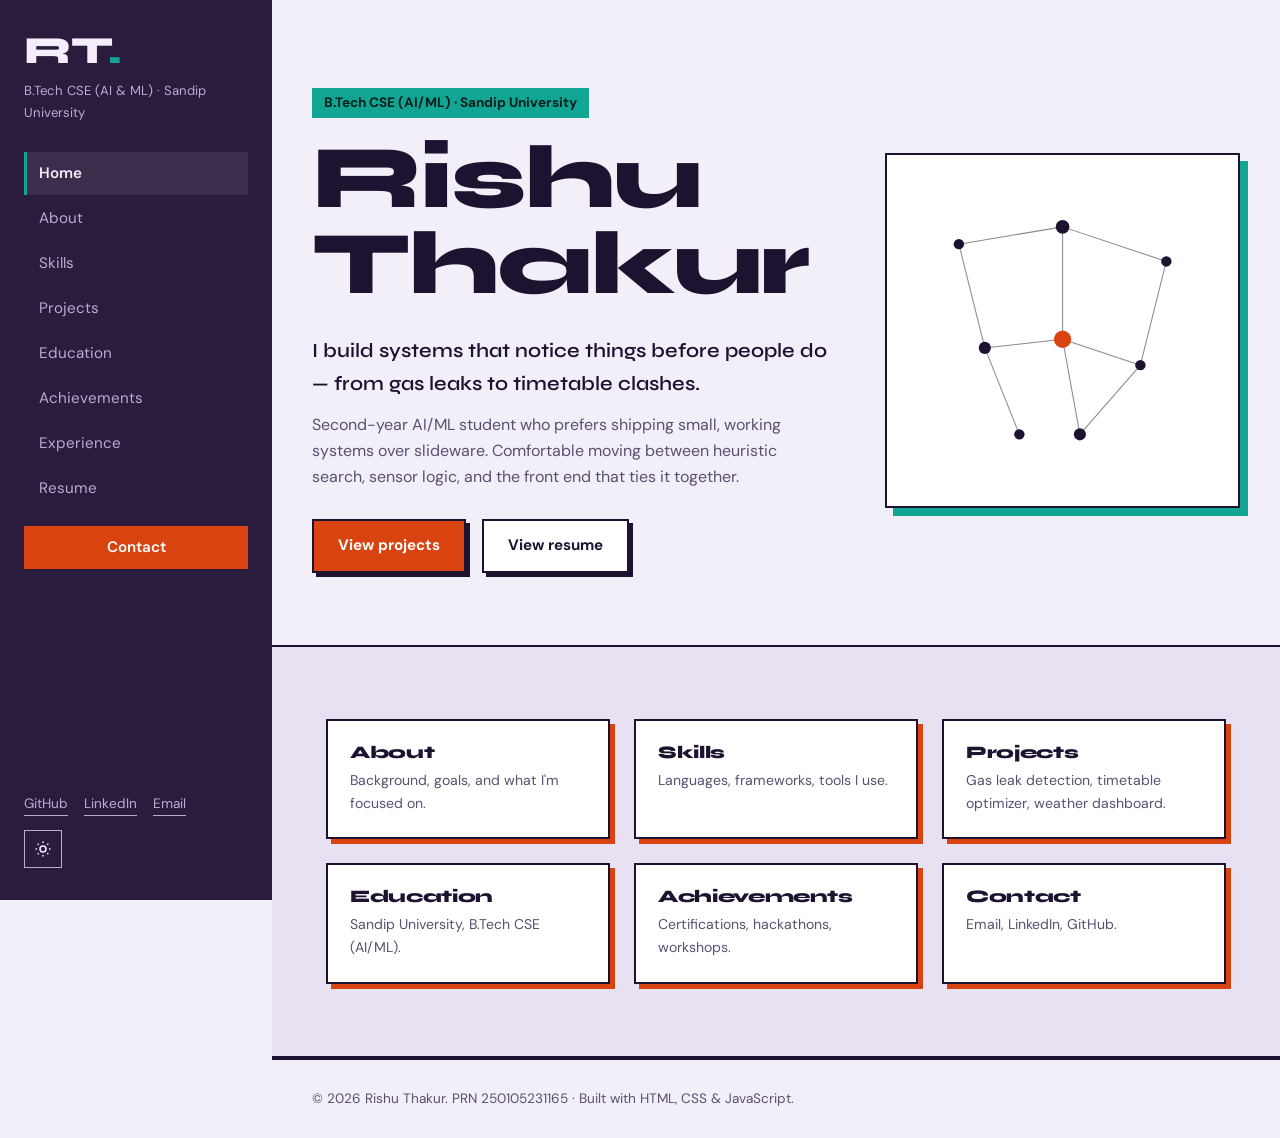
<file: index.html>
<!DOCTYPE html>
<html lang="en">
<head>
<meta charset="UTF-8">
<meta name="viewport" content="width=device-width, initial-scale=1.0">
<title>Home — Rishu Thakur</title>
<meta name="description" content="Rishu Thakur — B.Tech CSE (AI/ML) student at Sandip University. Projects, skills and profile.">
<link rel="preconnect" href="https://fonts.googleapis.com">
<link rel="preconnect" href="https://fonts.gstatic.com" crossorigin>
<link href="https://fonts.googleapis.com/css2?family=Syne:wght@700;800&family=DM+Sans:wght@400;500;700&display=swap" rel="stylesheet">
<link rel="stylesheet" href="style.css">
</head>
<body>

<div class="noise-bg" aria-hidden="true"></div>
<header class="nav-wrap">
  <nav class="nav" aria-label="Primary">
    <a href="index.html" class="nav-brand">RT<span class="dot">.</span></a>
    <span class="brand-sub">B.Tech CSE (AI &amp; ML) · Sandip University</span>
    <button class="nav-toggle" id="navToggle" aria-label="Toggle menu" aria-expanded="false">
      <span></span><span></span><span></span>
    </button>
    <ul class="nav-links" id="navLinks">
      <li><a href="index.html" class="is-current">Home</a></li>
      <li><a href="about.html">About</a></li>
      <li><a href="skills.html">Skills</a></li>
      <li><a href="projects.html">Projects</a></li>
      <li><a href="education.html">Education</a></li>
      <li><a href="achievements.html">Achievements</a></li>
      <li><a href="experience.html">Experience</a></li>
      <li><a href="resume.html">Resume</a></li>
      <li><a href="contact.html" class="nav-cta">Contact</a></li>
    </ul>
    <div class="side-links"><a href="https://github.com/rishuthakur13" target="_blank" rel="noopener">GitHub</a><a href="https://www.linkedin.com/in/rishu-thakur-3899b743a" target="_blank" rel="noopener">LinkedIn</a><a href="mailto:travindra710@gmail.com">Email</a></div>
    <button class="theme-toggle" id="themeToggle" aria-label="Toggle dark mode">
      <svg class="icon-sun" width="18" height="18" viewBox="0 0 24 24" fill="none" stroke="currentColor" stroke-width="2"><circle cx="12" cy="12" r="4"/><path d="M12 2v2M12 20v2M4.9 4.9l1.4 1.4M17.7 17.7l1.4 1.4M2 12h2M20 12h2M4.9 19.1l1.4-1.4M17.7 6.3l1.4-1.4"/></svg>
      <svg class="icon-moon" width="18" height="18" viewBox="0 0 24 24" fill="none" stroke="currentColor" stroke-width="2"><path d="M21 12.8A9 9 0 1111.2 3 7 7 0 0021 12.8z"/></svg>
    </button>
  </nav>
</header>

<main>
  <section id="home" class="hero">
    <div class="hero-grid">
      <div class="hero-text">
        <p class="eyebrow">B.Tech CSE (AI/ML) · Sandip University</p>
        <h1>Rishu Thakur</h1>
        <p class="hero-tag">I build systems that notice things before people do — from gas leaks to timetable clashes.</p>
        <p class="hero-desc">Second-year AI/ML student who prefers shipping small, working systems over slideware. Comfortable moving between heuristic search, sensor logic, and the front end that ties it together.</p>
        <div class="hero-cta">
          <a href="projects.html" class="btn btn-primary">View projects</a>
          <a href="resume.html" class="btn btn-ghost">View resume</a>
        </div>
      </div>
      <div class="hero-visual" aria-hidden="true">
        <svg viewBox="0 0 360 360" class="node-graph">
          <g class="edges" stroke="currentColor" stroke-width="1.2" fill="none" opacity="0.5">
            <line x1="60" y1="80" x2="180" y2="60"/>
            <line x1="180" y1="60" x2="300" y2="100"/>
            <line x1="60" y1="80" x2="90" y2="200"/>
            <line x1="180" y1="60" x2="180" y2="190"/>
            <line x1="300" y1="100" x2="270" y2="220"/>
            <line x1="90" y1="200" x2="180" y2="190"/>
            <line x1="180" y1="190" x2="270" y2="220"/>
            <line x1="90" y1="200" x2="130" y2="300"/>
            <line x1="180" y1="190" x2="200" y2="300"/>
            <line x1="270" y1="220" x2="200" y2="300"/>
          </g>
          <g class="nodes" fill="currentColor">
            <circle cx="60" cy="80" r="6"/>
            <circle cx="180" cy="60" r="8"/>
            <circle cx="300" cy="100" r="6"/>
            <circle cx="90" cy="200" r="7"/>
            <circle cx="180" cy="190" r="10" class="node-accent"/>
            <circle cx="270" cy="220" r="6"/>
            <circle cx="130" cy="300" r="6"/>
            <circle cx="200" cy="300" r="7"/>
          </g>
        </svg>
      </div>
    </div>
  </section>

  <section class="section section-alt home-links">
    <div class="section-inner">
      <div class="quicklinks-grid">
        <a href="about.html" class="quicklink"><h3>About</h3><p>Background, goals, and what I'm focused on.</p></a>
        <a href="skills.html" class="quicklink"><h3>Skills</h3><p>Languages, frameworks, tools I use.</p></a>
        <a href="projects.html" class="quicklink"><h3>Projects</h3><p>Gas leak detection, timetable optimizer, weather dashboard.</p></a>
        <a href="education.html" class="quicklink"><h3>Education</h3><p>Sandip University, B.Tech CSE (AI/ML).</p></a>
        <a href="achievements.html" class="quicklink"><h3>Achievements</h3><p>Certifications, hackathons, workshops.</p></a>
        <a href="contact.html" class="quicklink"><h3>Contact</h3><p>Email, LinkedIn, GitHub.</p></a>
      </div>
    </div>
  </section>

</main>

<footer class="site-footer">
  <p>&copy; <span id="year"></span> Rishu Thakur. PRN 250105231165 · Built with HTML, CSS &amp; JavaScript.</p>
</footer>

<script src="script.js"></script>
</body>
</html>
</file>
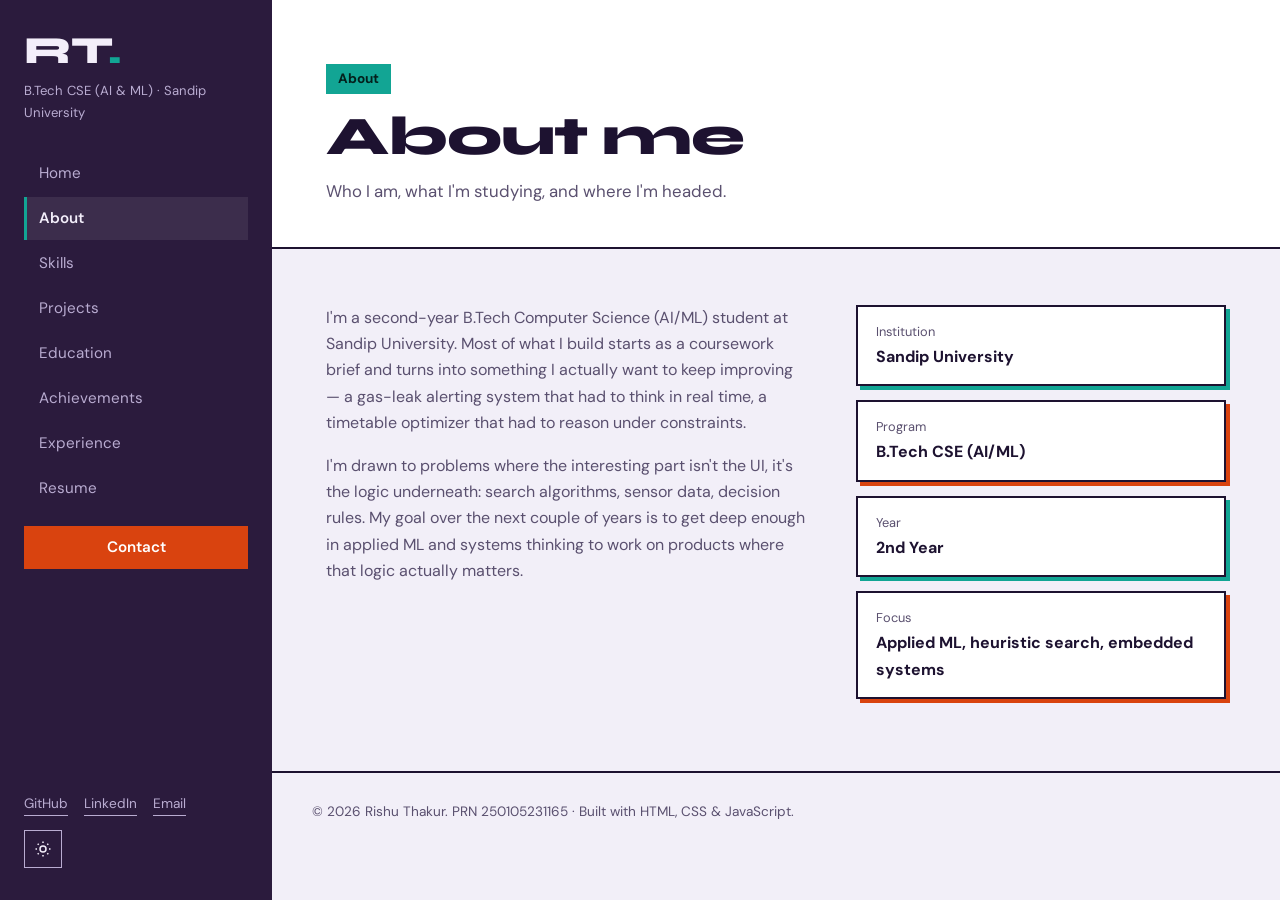
<file: about.html>
<!DOCTYPE html>
<html lang="en">
<head>
<meta charset="UTF-8">
<meta name="viewport" content="width=device-width, initial-scale=1.0">
<title>About — Rishu Thakur</title>
<meta name="description" content="About Rishu Thakur — background, education focus and goals.">
<link rel="preconnect" href="https://fonts.googleapis.com">
<link rel="preconnect" href="https://fonts.gstatic.com" crossorigin>
<link href="https://fonts.googleapis.com/css2?family=Syne:wght@700;800&family=DM+Sans:wght@400;500;700&display=swap" rel="stylesheet">
<link rel="stylesheet" href="style.css">
</head>
<body>

<div class="noise-bg" aria-hidden="true"></div>
<header class="nav-wrap">
  <nav class="nav" aria-label="Primary">
    <a href="index.html" class="nav-brand">RT<span class="dot">.</span></a>
    <span class="brand-sub">B.Tech CSE (AI &amp; ML) · Sandip University</span>
    <button class="nav-toggle" id="navToggle" aria-label="Toggle menu" aria-expanded="false">
      <span></span><span></span><span></span>
    </button>
    <ul class="nav-links" id="navLinks">
      <li><a href="index.html">Home</a></li>
      <li><a href="about.html" class="is-current">About</a></li>
      <li><a href="skills.html">Skills</a></li>
      <li><a href="projects.html">Projects</a></li>
      <li><a href="education.html">Education</a></li>
      <li><a href="achievements.html">Achievements</a></li>
      <li><a href="experience.html">Experience</a></li>
      <li><a href="resume.html">Resume</a></li>
      <li><a href="contact.html" class="nav-cta">Contact</a></li>
    </ul>
    <div class="side-links"><a href="https://github.com/rishuthakur13" target="_blank" rel="noopener">GitHub</a><a href="https://www.linkedin.com/in/rishu-thakur-3899b743a" target="_blank" rel="noopener">LinkedIn</a><a href="mailto:travindra710@gmail.com">Email</a></div>
    <button class="theme-toggle" id="themeToggle" aria-label="Toggle dark mode">
      <svg class="icon-sun" width="18" height="18" viewBox="0 0 24 24" fill="none" stroke="currentColor" stroke-width="2"><circle cx="12" cy="12" r="4"/><path d="M12 2v2M12 20v2M4.9 4.9l1.4 1.4M17.7 17.7l1.4 1.4M2 12h2M20 12h2M4.9 19.1l1.4-1.4M17.7 6.3l1.4-1.4"/></svg>
      <svg class="icon-moon" width="18" height="18" viewBox="0 0 24 24" fill="none" stroke="currentColor" stroke-width="2"><path d="M21 12.8A9 9 0 1111.2 3 7 7 0 0021 12.8z"/></svg>
    </button>
  </nav>
</header>

<main>
  <section class="page-header">
    <div class="section-inner">
      <p class="eyebrow">About</p>
      <h1>About me</h1>
      <p class="page-desc">Who I am, what I'm studying, and where I'm headed.</p>
    </div>
  </section>
  <section class="section">
    <div class="section-inner">
      <div class="about-grid">
        <div class="about-copy">
          <p>I'm a second-year B.Tech Computer Science (AI/ML) student at Sandip University. Most of what I build starts as a coursework brief and turns into something I actually want to keep improving — a gas-leak alerting system that had to think in real time, a timetable optimizer that had to reason under constraints.</p>
          <p>I'm drawn to problems where the interesting part isn't the UI, it's the logic underneath: search algorithms, sensor data, decision rules. My goal over the next couple of years is to get deep enough in applied ML and systems thinking to work on products where that logic actually matters.</p>
        </div>
        <div class="about-facts">
          <div class="fact"><span class="fact-label">Institution</span><span class="fact-value">Sandip University</span></div>
          <div class="fact"><span class="fact-label">Program</span><span class="fact-value">B.Tech CSE (AI/ML)</span></div>
          <div class="fact"><span class="fact-label">Year</span><span class="fact-value">2nd Year</span></div>
          <div class="fact"><span class="fact-label">Focus</span><span class="fact-value">Applied ML, heuristic search, embedded systems</span></div>
        </div>
      </div>
    </div>
  </section>

</main>

<footer class="site-footer">
  <p>&copy; <span id="year"></span> Rishu Thakur. PRN 250105231165 · Built with HTML, CSS &amp; JavaScript.</p>
</footer>

<script src="script.js"></script>
</body>
</html>
</file>
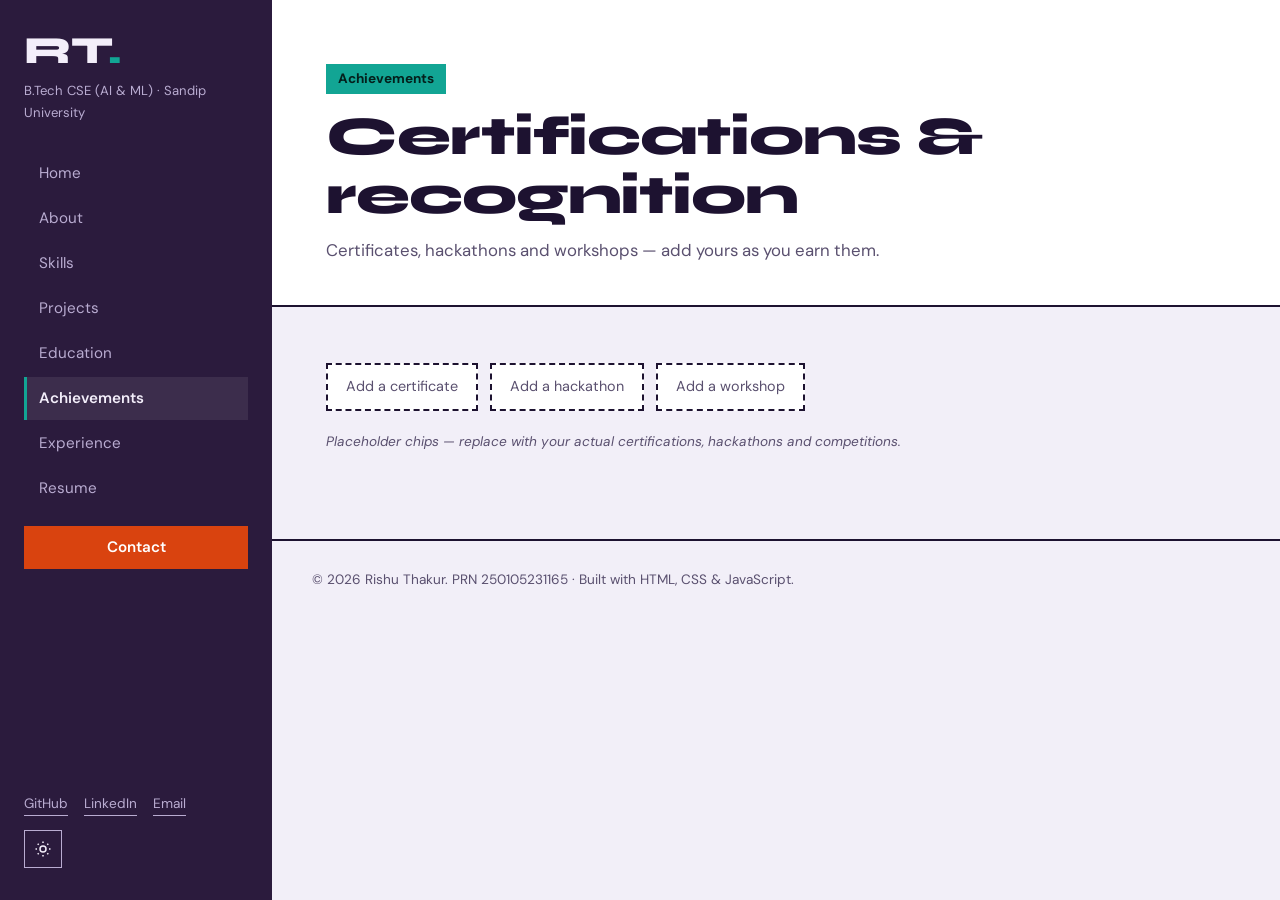
<file: achievements.html>
<!DOCTYPE html>
<html lang="en">
<head>
<meta charset="UTF-8">
<meta name="viewport" content="width=device-width, initial-scale=1.0">
<title>Achievements — Rishu Thakur</title>
<meta name="description" content="Achievements, certifications and hackathons.">
<link rel="preconnect" href="https://fonts.googleapis.com">
<link rel="preconnect" href="https://fonts.gstatic.com" crossorigin>
<link href="https://fonts.googleapis.com/css2?family=Syne:wght@700;800&family=DM+Sans:wght@400;500;700&display=swap" rel="stylesheet">
<link rel="stylesheet" href="style.css">
</head>
<body>

<div class="noise-bg" aria-hidden="true"></div>
<header class="nav-wrap">
  <nav class="nav" aria-label="Primary">
    <a href="index.html" class="nav-brand">RT<span class="dot">.</span></a>
    <span class="brand-sub">B.Tech CSE (AI &amp; ML) · Sandip University</span>
    <button class="nav-toggle" id="navToggle" aria-label="Toggle menu" aria-expanded="false">
      <span></span><span></span><span></span>
    </button>
    <ul class="nav-links" id="navLinks">
      <li><a href="index.html">Home</a></li>
      <li><a href="about.html">About</a></li>
      <li><a href="skills.html">Skills</a></li>
      <li><a href="projects.html">Projects</a></li>
      <li><a href="education.html">Education</a></li>
      <li><a href="achievements.html" class="is-current">Achievements</a></li>
      <li><a href="experience.html">Experience</a></li>
      <li><a href="resume.html">Resume</a></li>
      <li><a href="contact.html" class="nav-cta">Contact</a></li>
    </ul>
    <div class="side-links"><a href="https://github.com/rishuthakur13" target="_blank" rel="noopener">GitHub</a><a href="https://www.linkedin.com/in/rishu-thakur-3899b743a" target="_blank" rel="noopener">LinkedIn</a><a href="mailto:travindra710@gmail.com">Email</a></div>
    <button class="theme-toggle" id="themeToggle" aria-label="Toggle dark mode">
      <svg class="icon-sun" width="18" height="18" viewBox="0 0 24 24" fill="none" stroke="currentColor" stroke-width="2"><circle cx="12" cy="12" r="4"/><path d="M12 2v2M12 20v2M4.9 4.9l1.4 1.4M17.7 17.7l1.4 1.4M2 12h2M20 12h2M4.9 19.1l1.4-1.4M17.7 6.3l1.4-1.4"/></svg>
      <svg class="icon-moon" width="18" height="18" viewBox="0 0 24 24" fill="none" stroke="currentColor" stroke-width="2"><path d="M21 12.8A9 9 0 1111.2 3 7 7 0 0021 12.8z"/></svg>
    </button>
  </nav>
</header>

<main>
  <section class="page-header">
    <div class="section-inner">
      <p class="eyebrow">Achievements</p>
      <h1>Certifications & recognition</h1>
      <p class="page-desc">Certificates, hackathons and workshops — add yours as you earn them.</p>
    </div>
  </section>
  <section class="section">
    <div class="section-inner">
      <div class="chip-row">
        <span class="chip">Add a certificate</span>
        <span class="chip">Add a hackathon</span>
        <span class="chip">Add a workshop</span>
      </div>
      <p class="skills-note">Placeholder chips — replace with your actual certifications, hackathons and competitions.</p>
    </div>
  </section>

</main>

<footer class="site-footer">
  <p>&copy; <span id="year"></span> Rishu Thakur. PRN 250105231165 · Built with HTML, CSS &amp; JavaScript.</p>
</footer>

<script src="script.js"></script>
</body>
</html>
</file>
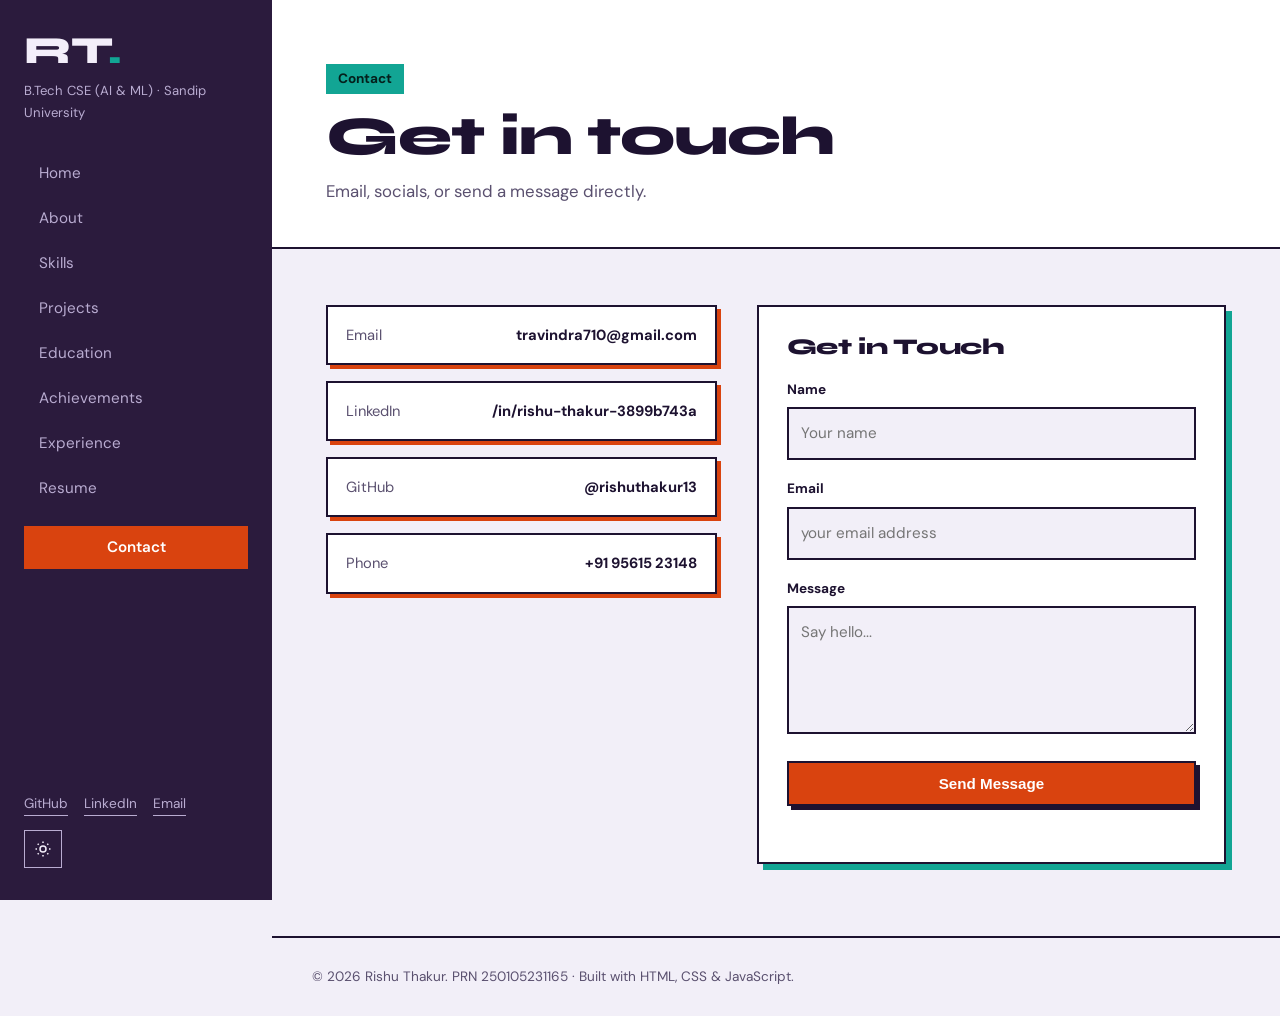
<file: contact.html>
<!DOCTYPE html>
<html lang="en">
<head>
<meta charset="UTF-8">
<meta name="viewport" content="width=device-width, initial-scale=1.0">
<title>Contact — Rishu Thakur</title>
<meta name="description" content="Contact Rishu Thakur — email, LinkedIn, GitHub.">
<link rel="preconnect" href="https://fonts.googleapis.com">
<link rel="preconnect" href="https://fonts.gstatic.com" crossorigin>
<link href="https://fonts.googleapis.com/css2?family=Syne:wght@700;800&family=DM+Sans:wght@400;500;700&display=swap" rel="stylesheet">
<link rel="stylesheet" href="style.css">
</head>
<body>

<div class="noise-bg" aria-hidden="true"></div>
<header class="nav-wrap">
  <nav class="nav" aria-label="Primary">
    <a href="index.html" class="nav-brand">RT<span class="dot">.</span></a>
    <span class="brand-sub">B.Tech CSE (AI &amp; ML) · Sandip University</span>
    <button class="nav-toggle" id="navToggle" aria-label="Toggle menu" aria-expanded="false">
      <span></span><span></span><span></span>
    </button>
    <ul class="nav-links" id="navLinks">
      <li><a href="index.html">Home</a></li>
      <li><a href="about.html">About</a></li>
      <li><a href="skills.html">Skills</a></li>
      <li><a href="projects.html">Projects</a></li>
      <li><a href="education.html">Education</a></li>
      <li><a href="achievements.html">Achievements</a></li>
      <li><a href="experience.html">Experience</a></li>
      <li><a href="resume.html">Resume</a></li>
      <li><a href="contact.html" class="nav-cta is-current">Contact</a></li>
    </ul>
    <div class="side-links"><a href="https://github.com/rishuthakur13" target="_blank" rel="noopener">GitHub</a><a href="https://www.linkedin.com/in/rishu-thakur-3899b743a" target="_blank" rel="noopener">LinkedIn</a><a href="mailto:travindra710@gmail.com">Email</a></div>
    <button class="theme-toggle" id="themeToggle" aria-label="Toggle dark mode">
      <svg class="icon-sun" width="18" height="18" viewBox="0 0 24 24" fill="none" stroke="currentColor" stroke-width="2"><circle cx="12" cy="12" r="4"/><path d="M12 2v2M12 20v2M4.9 4.9l1.4 1.4M17.7 17.7l1.4 1.4M2 12h2M20 12h2M4.9 19.1l1.4-1.4M17.7 6.3l1.4-1.4"/></svg>
      <svg class="icon-moon" width="18" height="18" viewBox="0 0 24 24" fill="none" stroke="currentColor" stroke-width="2"><path d="M21 12.8A9 9 0 1111.2 3 7 7 0 0021 12.8z"/></svg>
    </button>
  </nav>
</header>

<main>
  <section class="page-header">
    <div class="section-inner">
      <p class="eyebrow">Contact</p>
      <h1>Get in touch</h1>
      <p class="page-desc">Email, socials, or send a message directly.</p>
    </div>
  </section>
  <section class="section">
    <div class="section-inner">
      <div class="contact-grid">
        <div class="contact-links">
          <a href="mailto:travindra710@gmail.com" class="contact-link">
            <span>Email</span><span class="contact-value">travindra710@gmail.com</span>
          </a>
          <a href="https://www.linkedin.com/in/rishu-thakur-3899b743a" class="contact-link" target="_blank" rel="noopener">
            <span>LinkedIn</span><span class="contact-value">/in/rishu-thakur-3899b743a</span>
          </a>
          <a href="https://github.com/rishuthakur13" class="contact-link" target="_blank" rel="noopener">
            <span>GitHub</span><span class="contact-value">@rishuthakur13</span>
          </a>
          <a href="tel:+919561523148" class="contact-link">
            <span>Phone</span><span class="contact-value">+91 95615 23148</span>
          </a>
        </div>

<div class="contact-container">
  <h2>Get in Touch</h2>
  
  <form id="contactForm">
    <div class="form-group">
      <label for="cf-name">Name</label>
      <input id="cf-name" type="text" name="name" placeholder="Your name" required>
    </div>

    <div class="form-group">
      <label for="cf-email">Email</label>
      <input id="cf-email" type="email" name="email" placeholder="your email address" required>
    </div>

    <div class="form-group">
      <label for="cf-message">Message</label>
      <textarea id="cf-message" name="message" rows="4" placeholder="Say hello..." required></textarea>
    </div>

    <button type="submit" class="btn btn-primary">Send Message</button>
    <p class="form-note" id="formNote"></p>
  </form>
</div>

      </div>
    </div>
  </section>

</main>

<footer class="site-footer">
  <p>&copy; <span id="year"></span> Rishu Thakur. PRN 250105231165 · Built with HTML, CSS &amp; JavaScript.</p>
</footer>

<script src="script.js"></script>
</body>
</html>
</file>
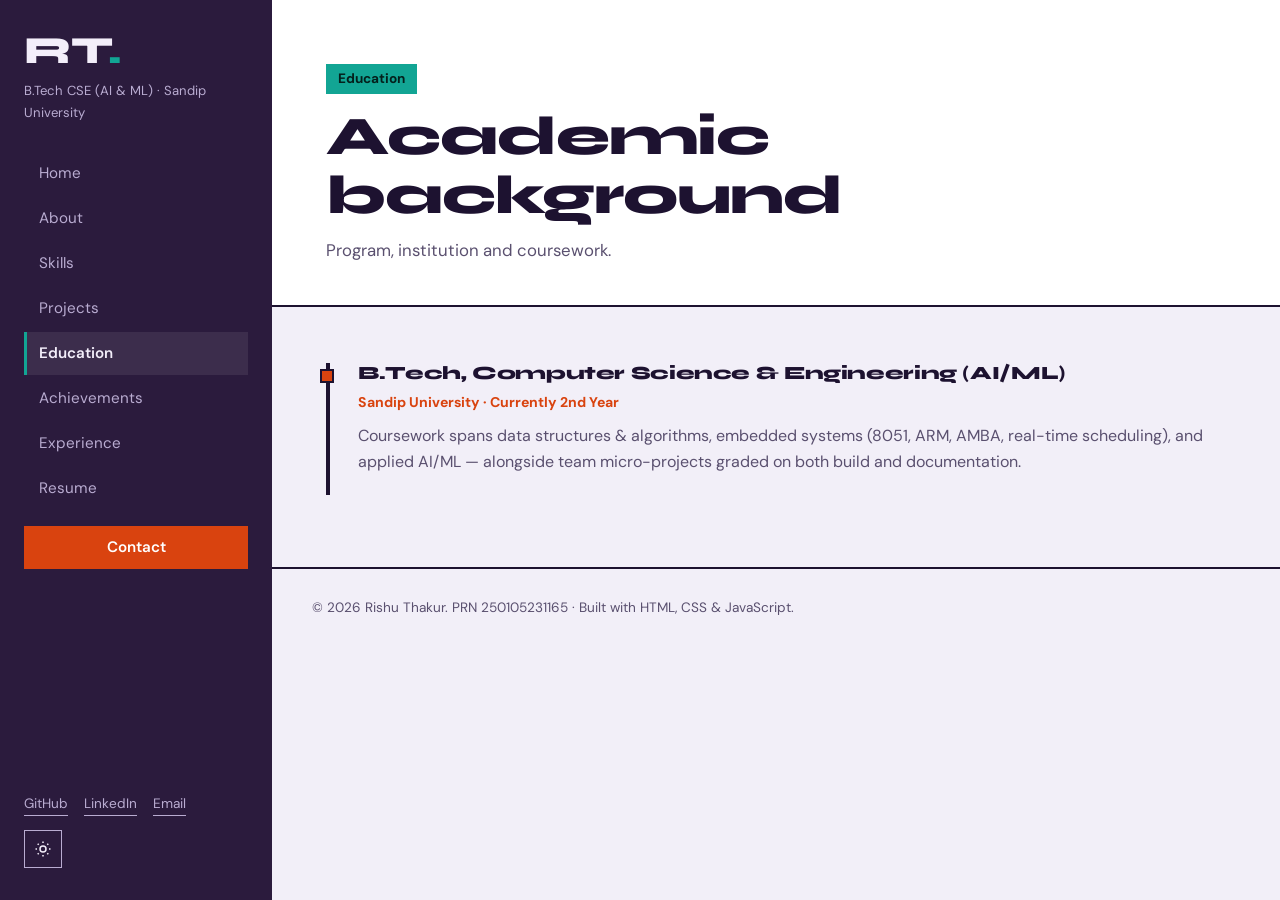
<file: education.html>
<!DOCTYPE html>
<html lang="en">
<head>
<meta charset="UTF-8">
<meta name="viewport" content="width=device-width, initial-scale=1.0">
<title>Education — Rishu Thakur</title>
<meta name="description" content="Education — B.Tech Computer Science (AI/ML), Sandip University.">
<link rel="preconnect" href="https://fonts.googleapis.com">
<link rel="preconnect" href="https://fonts.gstatic.com" crossorigin>
<link href="https://fonts.googleapis.com/css2?family=Syne:wght@700;800&family=DM+Sans:wght@400;500;700&display=swap" rel="stylesheet">
<link rel="stylesheet" href="style.css">
</head>
<body>

<div class="noise-bg" aria-hidden="true"></div>
<header class="nav-wrap">
  <nav class="nav" aria-label="Primary">
    <a href="index.html" class="nav-brand">RT<span class="dot">.</span></a>
    <span class="brand-sub">B.Tech CSE (AI &amp; ML) · Sandip University</span>
    <button class="nav-toggle" id="navToggle" aria-label="Toggle menu" aria-expanded="false">
      <span></span><span></span><span></span>
    </button>
    <ul class="nav-links" id="navLinks">
      <li><a href="index.html">Home</a></li>
      <li><a href="about.html">About</a></li>
      <li><a href="skills.html">Skills</a></li>
      <li><a href="projects.html">Projects</a></li>
      <li><a href="education.html" class="is-current">Education</a></li>
      <li><a href="achievements.html">Achievements</a></li>
      <li><a href="experience.html">Experience</a></li>
      <li><a href="resume.html">Resume</a></li>
      <li><a href="contact.html" class="nav-cta">Contact</a></li>
    </ul>
    <div class="side-links"><a href="https://github.com/rishuthakur13" target="_blank" rel="noopener">GitHub</a><a href="https://www.linkedin.com/in/rishu-thakur-3899b743a" target="_blank" rel="noopener">LinkedIn</a><a href="mailto:travindra710@gmail.com">Email</a></div>
    <button class="theme-toggle" id="themeToggle" aria-label="Toggle dark mode">
      <svg class="icon-sun" width="18" height="18" viewBox="0 0 24 24" fill="none" stroke="currentColor" stroke-width="2"><circle cx="12" cy="12" r="4"/><path d="M12 2v2M12 20v2M4.9 4.9l1.4 1.4M17.7 17.7l1.4 1.4M2 12h2M20 12h2M4.9 19.1l1.4-1.4M17.7 6.3l1.4-1.4"/></svg>
      <svg class="icon-moon" width="18" height="18" viewBox="0 0 24 24" fill="none" stroke="currentColor" stroke-width="2"><path d="M21 12.8A9 9 0 1111.2 3 7 7 0 0021 12.8z"/></svg>
    </button>
  </nav>
</header>

<main>
  <section class="page-header">
    <div class="section-inner">
      <p class="eyebrow">Education</p>
      <h1>Academic background</h1>
      <p class="page-desc">Program, institution and coursework.</p>
    </div>
  </section>
  <section class="section">
    <div class="section-inner">
      <div class="timeline">
        <div class="timeline-item">
          <div class="timeline-marker"></div>
          <div class="timeline-content">
            <h3>B.Tech, Computer Science &amp; Engineering (AI/ML)</h3>
            <p class="timeline-meta">Sandip University · Currently 2nd Year</p>
            <p>Coursework spans data structures &amp; algorithms, embedded systems (8051, ARM, AMBA, real-time scheduling), and applied AI/ML — alongside team micro-projects graded on both build and documentation.</p>
          </div>
        </div>
      </div>
    </div>
  </section>

</main>

<footer class="site-footer">
  <p>&copy; <span id="year"></span> Rishu Thakur. PRN 250105231165 · Built with HTML, CSS &amp; JavaScript.</p>
</footer>

<script src="script.js"></script>
</body>
</html>
</file>
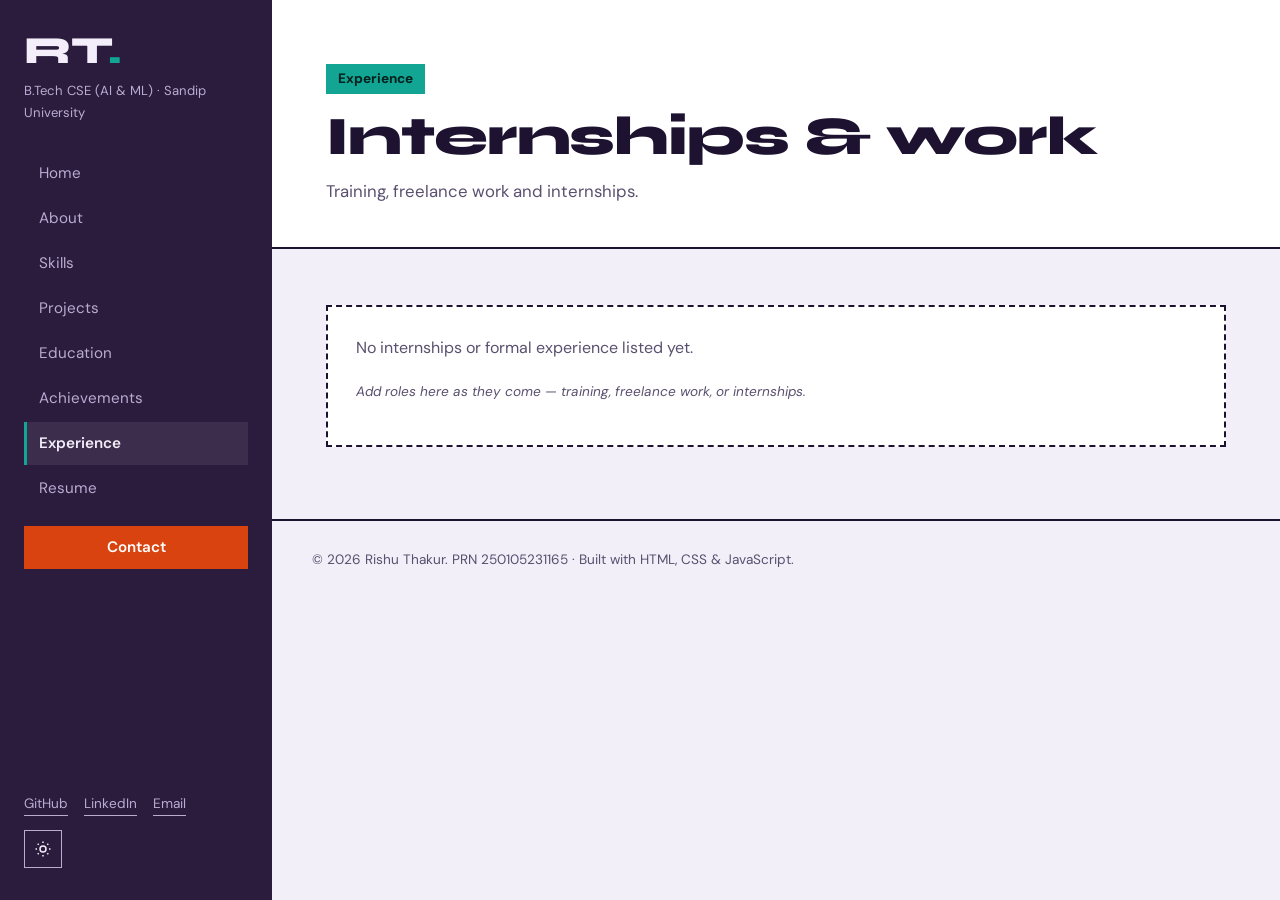
<file: experience.html>
<!DOCTYPE html>
<html lang="en">
<head>
<meta charset="UTF-8">
<meta name="viewport" content="width=device-width, initial-scale=1.0">
<title>Experience — Rishu Thakur</title>
<meta name="description" content="Work experience and internships.">
<link rel="preconnect" href="https://fonts.googleapis.com">
<link rel="preconnect" href="https://fonts.gstatic.com" crossorigin>
<link href="https://fonts.googleapis.com/css2?family=Syne:wght@700;800&family=DM+Sans:wght@400;500;700&display=swap" rel="stylesheet">
<link rel="stylesheet" href="style.css">
</head>
<body>

<div class="noise-bg" aria-hidden="true"></div>
<header class="nav-wrap">
  <nav class="nav" aria-label="Primary">
    <a href="index.html" class="nav-brand">RT<span class="dot">.</span></a>
    <span class="brand-sub">B.Tech CSE (AI &amp; ML) · Sandip University</span>
    <button class="nav-toggle" id="navToggle" aria-label="Toggle menu" aria-expanded="false">
      <span></span><span></span><span></span>
    </button>
    <ul class="nav-links" id="navLinks">
      <li><a href="index.html">Home</a></li>
      <li><a href="about.html">About</a></li>
      <li><a href="skills.html">Skills</a></li>
      <li><a href="projects.html">Projects</a></li>
      <li><a href="education.html">Education</a></li>
      <li><a href="achievements.html">Achievements</a></li>
      <li><a href="experience.html" class="is-current">Experience</a></li>
      <li><a href="resume.html">Resume</a></li>
      <li><a href="contact.html" class="nav-cta">Contact</a></li>
    </ul>
    <div class="side-links"><a href="https://github.com/rishuthakur13" target="_blank" rel="noopener">GitHub</a><a href="https://www.linkedin.com/in/rishu-thakur-3899b743a" target="_blank" rel="noopener">LinkedIn</a><a href="mailto:travindra710@gmail.com">Email</a></div>
    <button class="theme-toggle" id="themeToggle" aria-label="Toggle dark mode">
      <svg class="icon-sun" width="18" height="18" viewBox="0 0 24 24" fill="none" stroke="currentColor" stroke-width="2"><circle cx="12" cy="12" r="4"/><path d="M12 2v2M12 20v2M4.9 4.9l1.4 1.4M17.7 17.7l1.4 1.4M2 12h2M20 12h2M4.9 19.1l1.4-1.4M17.7 6.3l1.4-1.4"/></svg>
      <svg class="icon-moon" width="18" height="18" viewBox="0 0 24 24" fill="none" stroke="currentColor" stroke-width="2"><path d="M21 12.8A9 9 0 1111.2 3 7 7 0 0021 12.8z"/></svg>
    </button>
  </nav>
</header>

<main>
  <section class="page-header">
    <div class="section-inner">
      <p class="eyebrow">Experience</p>
      <h1>Internships & work</h1>
      <p class="page-desc">Training, freelance work and internships.</p>
    </div>
  </section>
  <section class="section">
    <div class="section-inner">
      <div class="empty-state">
        <p>No internships or formal experience listed yet.</p>
        <p class="skills-note">Add roles here as they come — training, freelance work, or internships.</p>
      </div>
    </div>
  </section>

</main>

<footer class="site-footer">
  <p>&copy; <span id="year"></span> Rishu Thakur. PRN 250105231165 · Built with HTML, CSS &amp; JavaScript.</p>
</footer>

<script src="script.js"></script>
</body>
</html>
</file>
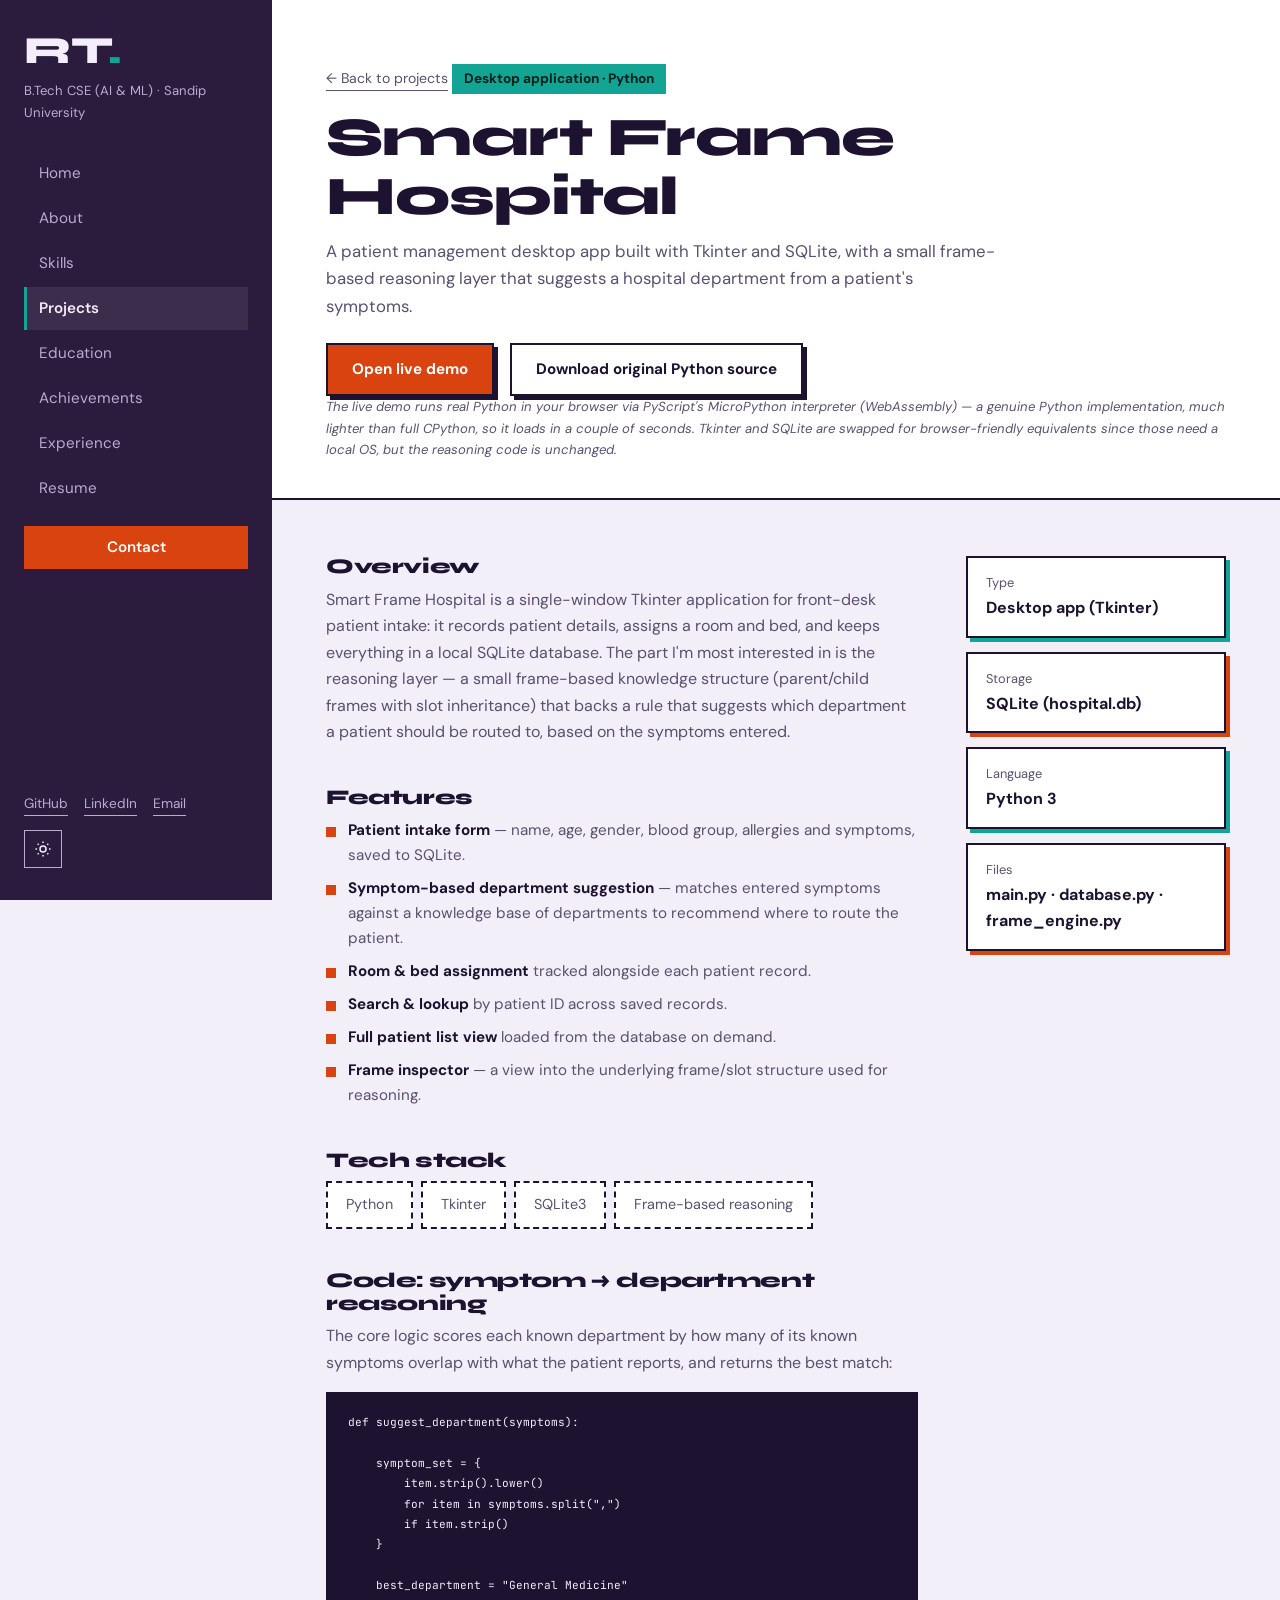
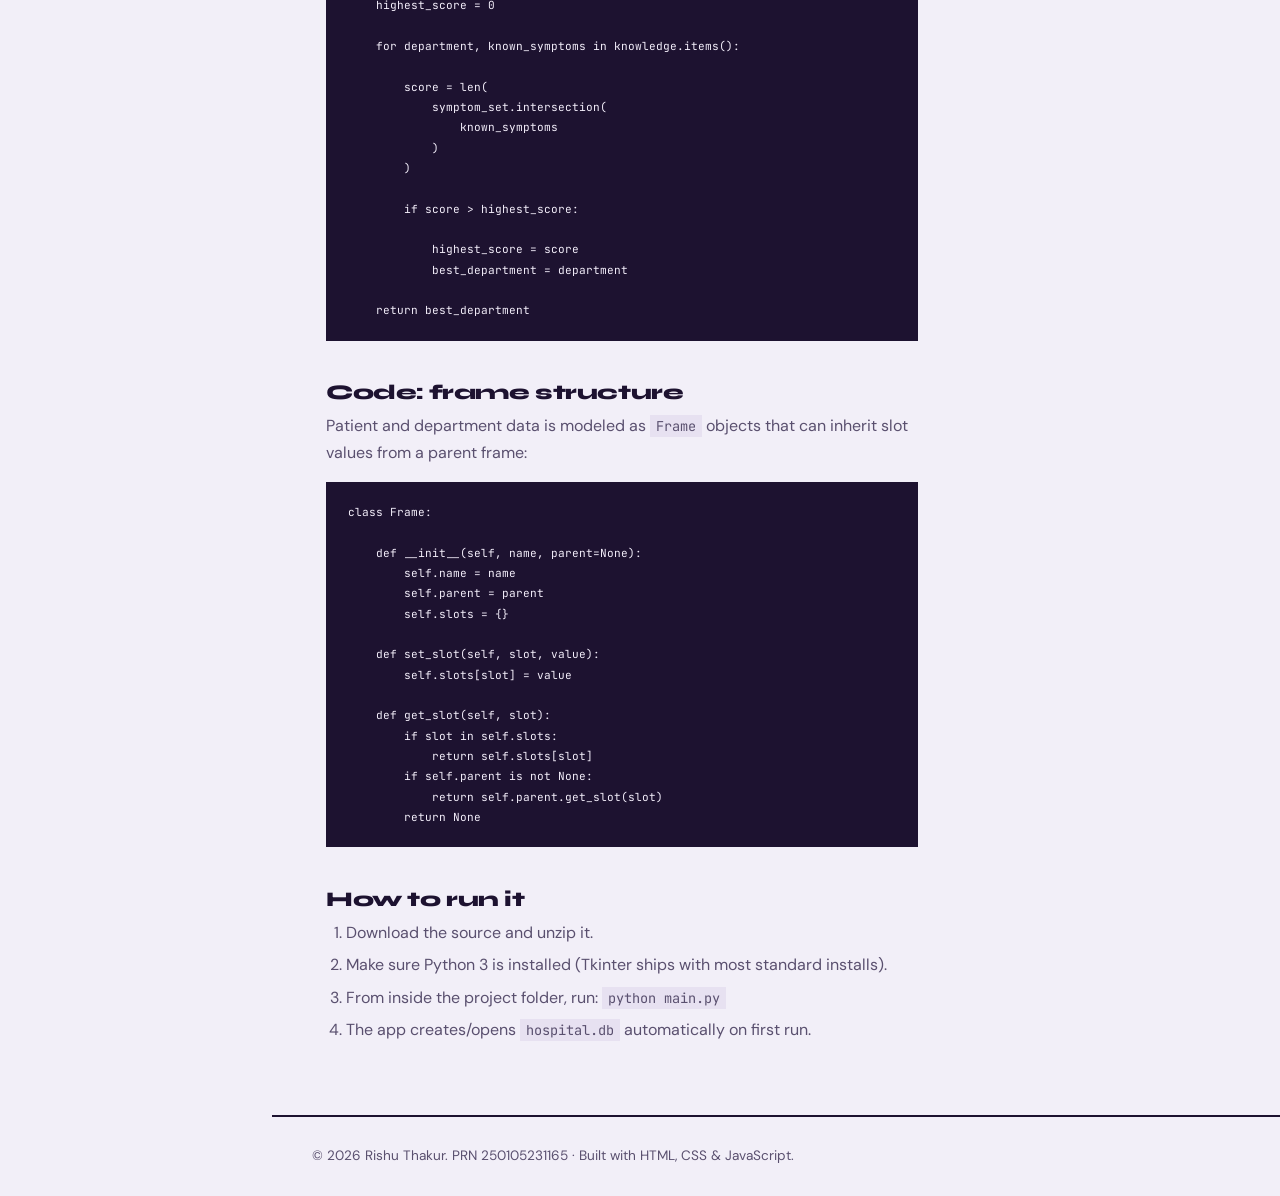
<file: hill-climbing.html>
<!DOCTYPE html>
<html lang="en">
<head>
<meta charset="UTF-8">
<meta name="viewport" content="width=device-width, initial-scale=1.0">
<title>Smart Frame Hospital — Rishu Thakur</title>
<meta name="description" content="Smart Frame Hospital — a Python/Tkinter patient management desktop app with frame-based symptom reasoning.">
<link rel="preconnect" href="https://fonts.googleapis.com">
<link rel="preconnect" href="https://fonts.gstatic.com" crossorigin>
<link href="https://fonts.googleapis.com/css2?family=Syne:wght@700;800&family=DM+Sans:wght@400;500;700&family=JetBrains+Mono:wght@400;500&display=swap" rel="stylesheet">
<link rel="stylesheet" href="style.css">
</head>
<body>

<div class="noise-bg" aria-hidden="true"></div>
<header class="nav-wrap">
  <nav class="nav" aria-label="Primary">
    <a href="index.html" class="nav-brand">RT<span class="dot">.</span></a>
    <span class="brand-sub">B.Tech CSE (AI &amp; ML) · Sandip University</span>
    <button class="nav-toggle" id="navToggle" aria-label="Toggle menu" aria-expanded="false">
      <span></span><span></span><span></span>
    </button>
    <ul class="nav-links" id="navLinks">
      <li><a href="index.html">Home</a></li>
      <li><a href="about.html">About</a></li>
      <li><a href="skills.html">Skills</a></li>
      <li><a href="projects.html" class="is-current">Projects</a></li>
      <li><a href="education.html">Education</a></li>
      <li><a href="achievements.html">Achievements</a></li>
      <li><a href="experience.html">Experience</a></li>
      <li><a href="resume.html">Resume</a></li>
      <li><a href="contact.html" class="nav-cta">Contact</a></li>
    </ul>
    <div class="side-links"><a href="https://github.com/rishuthakur13" target="_blank" rel="noopener">GitHub</a><a href="https://www.linkedin.com/in/rishu-thakur-3899b743a" target="_blank" rel="noopener">LinkedIn</a><a href="mailto:travindra710@gmail.com">Email</a></div>
    <button class="theme-toggle" id="themeToggle" aria-label="Toggle dark mode">
      <svg class="icon-sun" width="18" height="18" viewBox="0 0 24 24" fill="none" stroke="currentColor" stroke-width="2"><circle cx="12" cy="12" r="4"/><path d="M12 2v2M12 20v2M4.9 4.9l1.4 1.4M17.7 17.7l1.4 1.4M2 12h2M20 12h2M4.9 19.1l1.4-1.4M17.7 6.3l1.4-1.4"/></svg>
      <svg class="icon-moon" width="18" height="18" viewBox="0 0 24 24" fill="none" stroke="currentColor" stroke-width="2"><path d="M21 12.8A9 9 0 1111.2 3 7 7 0 0021 12.8z"/></svg>
    </button>
  </nav>
</header>

<main>

  <section class="page-header">
    <div class="section-inner">
      <a href="projects.html" class="back-link">← Back to projects</a>
      <p class="eyebrow">Desktop application · Python</p>
      <h1>Smart Frame Hospital</h1>
      <p class="page-desc">A patient management desktop app built with Tkinter and SQLite, with a small frame-based reasoning layer that suggests a hospital department from a patient's symptoms.</p>
      <div class="detail-cta">
        <a href="hospital-app.html" class="btn btn-primary">Open live demo</a>
        <a href="smart-frame-hospital.zip" class="btn btn-ghost" download>Download original Python source</a>
      </div>
      <p class="detail-note">The live demo runs real Python in your browser via PyScript's MicroPython interpreter (WebAssembly) — a genuine Python implementation, much lighter than full CPython, so it loads in a couple of seconds. Tkinter and SQLite are swapped for browser-friendly equivalents since those need a local OS, but the reasoning code is unchanged.</p>
    </div>
  </section>

  <section class="section">
    <div class="section-inner">
      <div class="detail-grid">

        <div>
          <h2>Overview</h2>
          <p>Smart Frame Hospital is a single-window Tkinter application for front-desk patient intake: it records patient details, assigns a room and bed, and keeps everything in a local SQLite database. The part I'm most interested in is the reasoning layer — a small frame-based knowledge structure (parent/child frames with slot inheritance) that backs a rule that suggests which department a patient should be routed to, based on the symptoms entered.</p>

          <h2>Features</h2>
          <ul class="feature-list">
            <li><strong>Patient intake form</strong> — name, age, gender, blood group, allergies and symptoms, saved to SQLite.</li>
            <li><strong>Symptom-based department suggestion</strong> — matches entered symptoms against a knowledge base of departments to recommend where to route the patient.</li>
            <li><strong>Room &amp; bed assignment</strong> tracked alongside each patient record.</li>
            <li><strong>Search &amp; lookup</strong> by patient ID across saved records.</li>
            <li><strong>Full patient list view</strong> loaded from the database on demand.</li>
            <li><strong>Frame inspector</strong> — a view into the underlying frame/slot structure used for reasoning.</li>
          </ul>

          <h2>Tech stack</h2>
          <ul class="chip-row-inline">
            <li class="chip">Python</li>
            <li class="chip">Tkinter</li>
            <li class="chip">SQLite3</li>
            <li class="chip">Frame-based reasoning</li>
          </ul>

          <h2>Code: symptom → department reasoning</h2>
          <p>The core logic scores each known department by how many of its known symptoms overlap with what the patient reports, and returns the best match:</p>
          <pre class="code-block"><code>def suggest_department(symptoms):

    symptom_set = {
        item.strip().lower()
        for item in symptoms.split(",")
        if item.strip()
    }

    best_department = "General Medicine"
    highest_score = 0

    for department, known_symptoms in knowledge.items():

        score = len(
            symptom_set.intersection(
                known_symptoms
            )
        )

        if score &gt; highest_score:

            highest_score = score
            best_department = department

    return best_department</code></pre>

          <h2>Code: frame structure</h2>
          <p>Patient and department data is modeled as <code>Frame</code> objects that can inherit slot values from a parent frame:</p>
          <pre class="code-block"><code>class Frame:

    def __init__(self, name, parent=None):
        self.name = name
        self.parent = parent
        self.slots = {}

    def set_slot(self, slot, value):
        self.slots[slot] = value

    def get_slot(self, slot):
        if slot in self.slots:
            return self.slots[slot]
        if self.parent is not None:
            return self.parent.get_slot(slot)
        return None</code></pre>

          <h2>How to run it</h2>
          <ol class="run-steps">
            <li>Download the source and unzip it.</li>
            <li>Make sure Python 3 is installed (Tkinter ships with most standard installs).</li>
            <li>From inside the project folder, run: <code>python main.py</code></li>
            <li>The app creates/opens <code>hospital.db</code> automatically on first run.</li>
          </ol>
        </div>

        <aside class="detail-side">
          <div class="fact"><span class="fact-label">Type</span><span class="fact-value">Desktop app (Tkinter)</span></div>
          <div class="fact"><span class="fact-label">Storage</span><span class="fact-value">SQLite (hospital.db)</span></div>
          <div class="fact"><span class="fact-label">Language</span><span class="fact-value">Python 3</span></div>
          <div class="fact"><span class="fact-label">Files</span><span class="fact-value">main.py · database.py · frame_engine.py</span></div>
        </aside>

      </div>
    </div>
  </section>

</main>

<footer class="site-footer">
  <p>&copy; <span id="year"></span> Rishu Thakur. PRN 250105231165 · Built with HTML, CSS &amp; JavaScript.</p>
</footer>

<script src="script.js"></script>
</body>
</html>
</file>
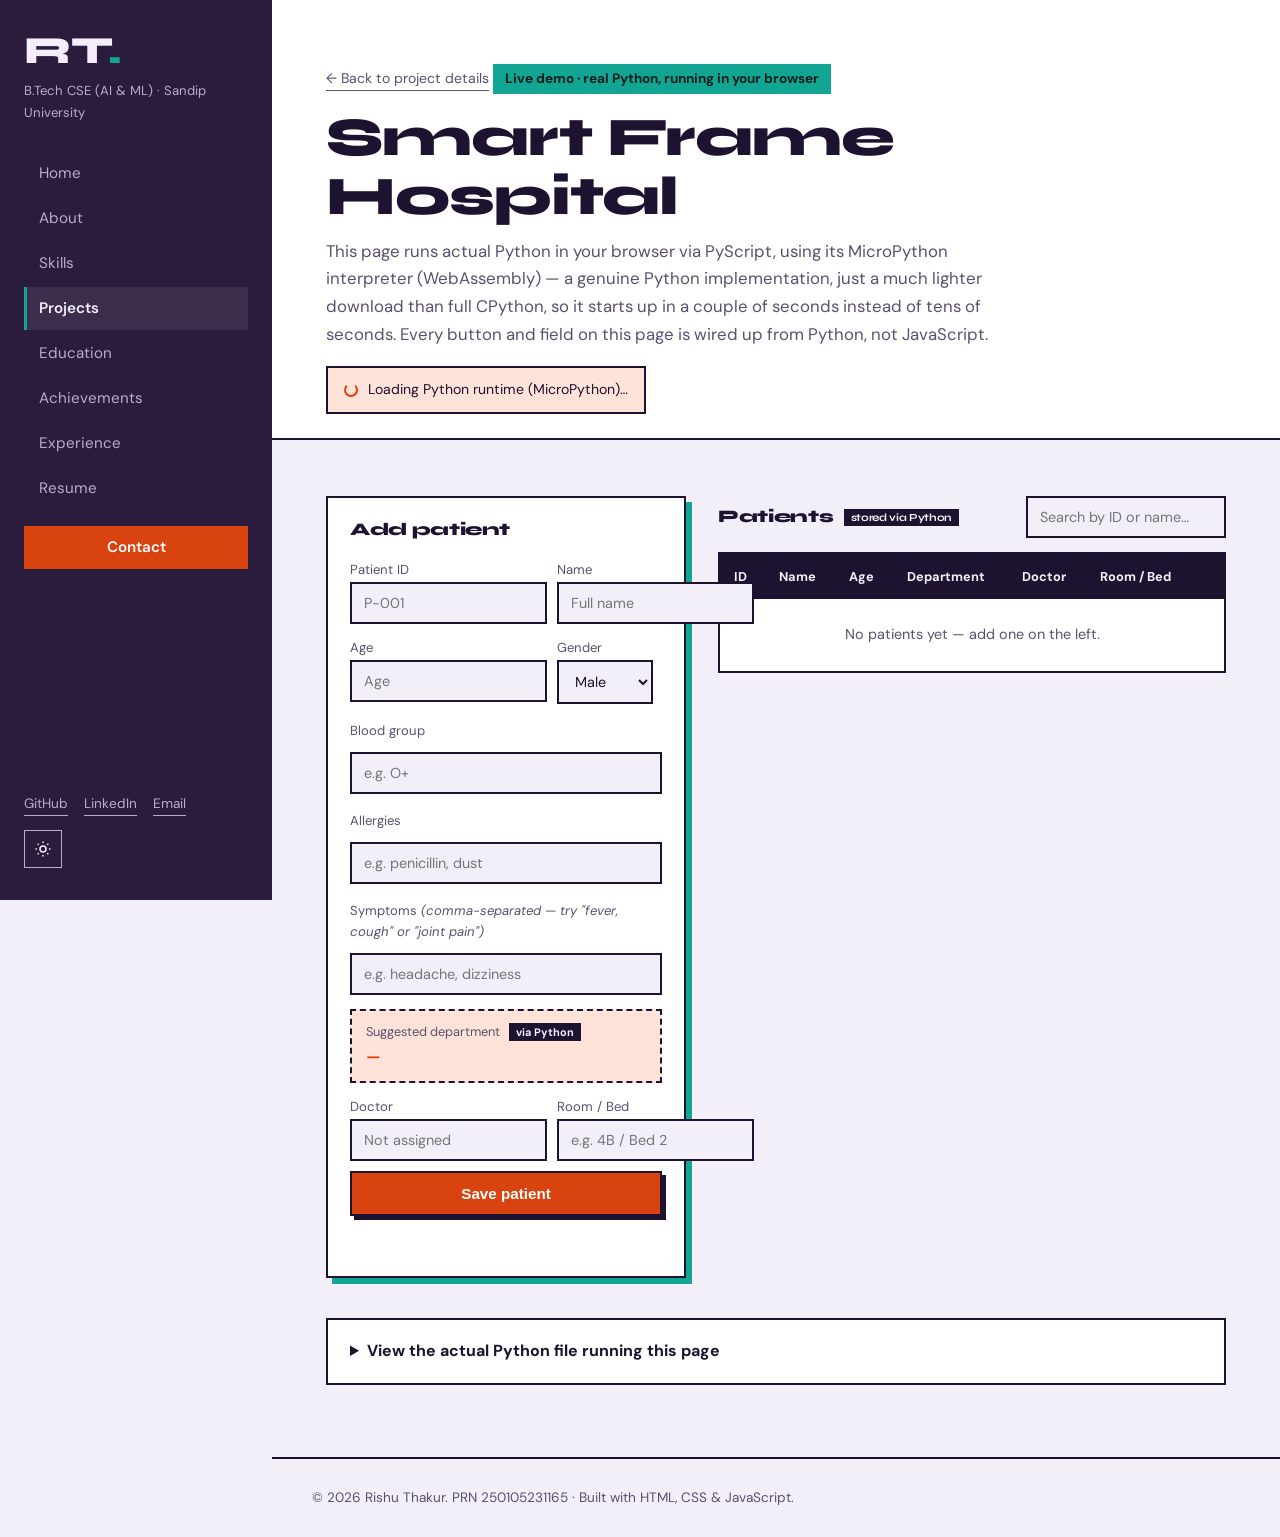
<file: hospital-app.html>
<!DOCTYPE html>
<html lang="en">
<head>
<meta charset="UTF-8">
<meta name="viewport" content="width=device-width, initial-scale=1.0">
<title>Smart Frame Hospital — Live Demo — Rishu Thakur</title>
<meta name="description" content="Live demo of Smart Frame Hospital running real Python in the browser via PyScript/MicroPython — patient intake, symptom-based department suggestion, patient list.">
<link rel="preconnect" href="https://fonts.googleapis.com">
<link rel="preconnect" href="https://fonts.gstatic.com" crossorigin>
<link href="https://fonts.googleapis.com/css2?family=Syne:wght@700;800&family=DM+Sans:wght@400;500;700&family=JetBrains+Mono:wght@400;500&display=swap" rel="stylesheet">
<link rel="stylesheet" href="style.css">
<link rel="stylesheet" href="https://pyscript.net/releases/2025.11.1/core.css">
<script type="module" src="https://pyscript.net/releases/2025.11.1/core.js"></script>
</head>
<body>

<div class="noise-bg" aria-hidden="true"></div>
<header class="nav-wrap">
  <nav class="nav" aria-label="Primary">
    <a href="index.html" class="nav-brand">RT<span class="dot">.</span></a>
    <span class="brand-sub">B.Tech CSE (AI &amp; ML) · Sandip University</span>
    <button class="nav-toggle" id="navToggle" aria-label="Toggle menu" aria-expanded="false">
      <span></span><span></span><span></span>
    </button>
    <ul class="nav-links" id="navLinks">
      <li><a href="index.html">Home</a></li>
      <li><a href="about.html">About</a></li>
      <li><a href="skills.html">Skills</a></li>
      <li><a href="projects.html" class="is-current">Projects</a></li>
      <li><a href="education.html">Education</a></li>
      <li><a href="achievements.html">Achievements</a></li>
      <li><a href="experience.html">Experience</a></li>
      <li><a href="resume.html">Resume</a></li>
      <li><a href="contact.html" class="nav-cta">Contact</a></li>
    </ul>
    <div class="side-links"><a href="https://github.com/rishuthakur13" target="_blank" rel="noopener">GitHub</a><a href="https://www.linkedin.com/in/rishu-thakur-3899b743a" target="_blank" rel="noopener">LinkedIn</a><a href="mailto:travindra710@gmail.com">Email</a></div>
    <button class="theme-toggle" id="themeToggle" aria-label="Toggle dark mode">
      <svg class="icon-sun" width="18" height="18" viewBox="0 0 24 24" fill="none" stroke="currentColor" stroke-width="2"><circle cx="12" cy="12" r="4"/><path d="M12 2v2M12 20v2M4.9 4.9l1.4 1.4M17.7 17.7l1.4 1.4M2 12h2M20 12h2M4.9 19.1l1.4-1.4M17.7 6.3l1.4-1.4"/></svg>
      <svg class="icon-moon" width="18" height="18" viewBox="0 0 24 24" fill="none" stroke="currentColor" stroke-width="2"><path d="M21 12.8A9 9 0 1111.2 3 7 7 0 0021 12.8z"/></svg>
    </button>
  </nav>
</header>

<main>
  <section class="page-header">
    <div class="section-inner">
      <a href="hill-climbing.html" class="back-link">← Back to project details</a>
      <p class="eyebrow">Live demo · real Python, running in your browser</p>
      <h1>Smart Frame Hospital</h1>
      <p class="page-desc">This page runs actual Python in your browser via <a href="https://pyscript.net" target="_blank" rel="noopener">PyScript</a>, using its MicroPython interpreter (WebAssembly) — a genuine Python implementation, just a much lighter download than full CPython, so it starts up in a couple of seconds instead of tens of seconds. Every button and field on this page is wired up from Python, not JavaScript.</p>
      <div id="pyStatus" class="py-status">
        <span class="py-spinner" aria-hidden="true"></span>
        <span id="pyStatusText">Loading Python runtime (MicroPython)…</span>
      </div>
    </div>
  </section>

  <section class="section">
    <div class="section-inner">
      <div class="app-layout">

        <form class="app-form" id="patientForm">
          <h2>Add patient</h2>

          <div class="form-row-2">
            <div>
              <label for="f-id">Patient ID</label>
              <input id="f-id" required placeholder="P-001">
            </div>
            <div>
              <label for="f-name">Name</label>
              <input id="f-name" required placeholder="Full name">
            </div>
          </div>

          <div class="form-row-2">
            <div>
              <label for="f-age">Age</label>
              <input id="f-age" type="number" min="0" required placeholder="Age">
            </div>
            <div>
              <label for="f-gender">Gender</label>
              <select id="f-gender">
                <option>Male</option><option>Female</option><option>Other</option>
              </select>
            </div>
          </div>

          <label for="f-blood">Blood group</label>
          <input id="f-blood" placeholder="e.g. O+">

          <label for="f-allergies">Allergies</label>
          <input id="f-allergies" placeholder="e.g. penicillin, dust">

          <label for="f-symptoms">Symptoms <span class="field-hint">(comma-separated — try "fever, cough" or "joint pain")</span></label>
          <input id="f-symptoms" placeholder="e.g. headache, dizziness" disabled>

          <div class="suggestion-box">
            <span class="fact-label">Suggested department <span class="py-tag">via Python</span></span>
            <span class="fact-value" id="suggestedDept">—</span>
          </div>

          <div class="form-row-2">
            <div>
              <label for="f-doctor">Doctor</label>
              <input id="f-doctor" placeholder="Not assigned">
            </div>
            <div>
              <label for="f-room">Room / Bed</label>
              <input id="f-room" placeholder="e.g. 4B / Bed 2">
            </div>
          </div>

          <button type="submit" class="btn btn-primary" id="saveBtn" disabled>Save patient</button>
          <p class="form-note" id="formNote"></p>
        </form>

        <div class="app-list">
          <div class="app-list-head">
            <h2>Patients <span class="py-tag">stored via Python</span></h2>
            <input id="searchBox" class="search-input" placeholder="Search by ID or name…">
          </div>
          <div class="table-wrap">
            <table class="patient-table" id="patientTable">
              <thead>
                <tr>
                  <th>ID</th><th>Name</th><th>Age</th><th>Department</th><th>Doctor</th><th>Room / Bed</th><th></th>
                </tr>
              </thead>
              <tbody id="patientTableBody"></tbody>
            </table>
            <p class="empty-note" id="emptyNote">No patients yet — add one on the left.</p>
          </div>
        </div>

      </div>

      <details class="knowledge-details">
        <summary>View the actual Python file running this page</summary>
        <p>This is the real <code>hospital_app.py</code> file, loaded by PyScript and executed live in your browser — adapted from the original desktop app by removing Tkinter and SQLite (which need a local OS), while keeping the reasoning and data logic unchanged.</p>
        <pre class="code-block"><code id="pySourceView">Loading…</code></pre>
      </details>
    </div>
  </section>
</main>

<footer class="site-footer">
  <p>&copy; <span id="year"></span> Rishu Thakur. PRN 250105231165 · Built with HTML, CSS &amp; JavaScript.</p>
</footer>

<script src="script.js"></script>
<script>
  // Fetch and display the actual Python source that's running this page
  fetch('hospital_app.py')
    .then(r => r.text())
    .then(text => { document.getElementById('pySourceView').textContent = text; })
    .catch(() => { document.getElementById('pySourceView').textContent = 'Could not load source file.'; });

  // If PyScript itself never starts running within 25s, say so explicitly
  // (distinct from a Python error, which the .py file reports itself)
  setTimeout(() => {
    const box = document.getElementById('pyStatus');
    if (box && !box.classList.contains('py-ready') && !box.classList.contains('py-error')) {
      document.getElementById('pyStatusText').textContent =
        'The PyScript runtime itself did not start (unrelated to the Python code). Check your connection, try reloading, or try a different network/browser.';
      box.classList.add('py-error');
    }
  }, 25000);
</script>
<script type="mpy" src="hospital_app.py"></script>
</body>
</html>
</file>
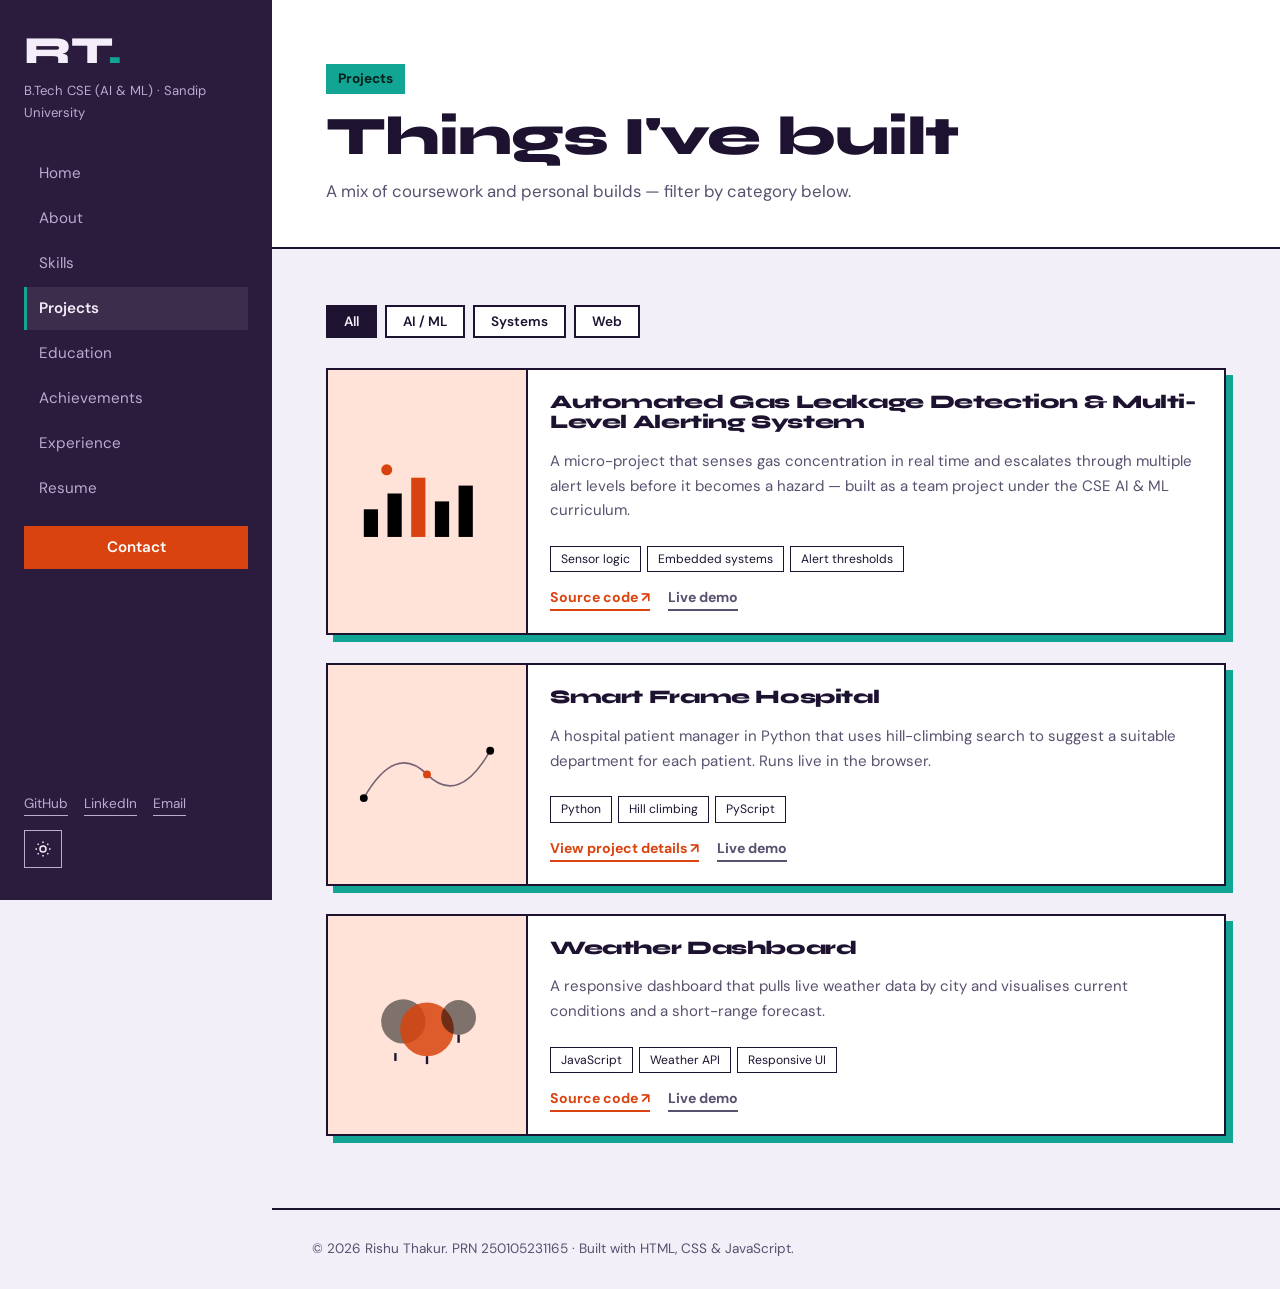
<file: projects.html>
<!DOCTYPE html>
<html lang="en">
<head>
<meta charset="UTF-8">
<meta name="viewport" content="width=device-width, initial-scale=1.0">
<title>Projects — Rishu Thakur</title>
<meta name="description" content="Projects by Rishu Thakur — gas leak detection, timetable optimizer, weather dashboard.">
<link rel="preconnect" href="https://fonts.googleapis.com">
<link rel="preconnect" href="https://fonts.gstatic.com" crossorigin>
<link href="https://fonts.googleapis.com/css2?family=Syne:wght@700;800&family=DM+Sans:wght@400;500;700&display=swap" rel="stylesheet">
<link rel="stylesheet" href="style.css">
</head>
<body>

<div class="noise-bg" aria-hidden="true"></div>
<header class="nav-wrap">
  <nav class="nav" aria-label="Primary">
    <a href="index.html" class="nav-brand">RT<span class="dot">.</span></a>
    <span class="brand-sub">B.Tech CSE (AI &amp; ML) · Sandip University</span>
    <button class="nav-toggle" id="navToggle" aria-label="Toggle menu" aria-expanded="false">
      <span></span><span></span><span></span>
    </button>
    <ul class="nav-links" id="navLinks">
      <li><a href="index.html">Home</a></li>
      <li><a href="about.html">About</a></li>
      <li><a href="skills.html">Skills</a></li>
      <li><a href="projects.html" class="is-current">Projects</a></li>
      <li><a href="education.html">Education</a></li>
      <li><a href="achievements.html">Achievements</a></li>
      <li><a href="experience.html">Experience</a></li>
      <li><a href="resume.html">Resume</a></li>
      <li><a href="contact.html" class="nav-cta">Contact</a></li>
    </ul>
    <div class="side-links"><a href="https://github.com/rishuthakur13" target="_blank" rel="noopener">GitHub</a><a href="https://www.linkedin.com/in/rishu-thakur-3899b743a" target="_blank" rel="noopener">LinkedIn</a><a href="mailto:travindra710@gmail.com">Email</a></div>
    <button class="theme-toggle" id="themeToggle" aria-label="Toggle dark mode">
      <svg class="icon-sun" width="18" height="18" viewBox="0 0 24 24" fill="none" stroke="currentColor" stroke-width="2"><circle cx="12" cy="12" r="4"/><path d="M12 2v2M12 20v2M4.9 4.9l1.4 1.4M17.7 17.7l1.4 1.4M2 12h2M20 12h2M4.9 19.1l1.4-1.4M17.7 6.3l1.4-1.4"/></svg>
      <svg class="icon-moon" width="18" height="18" viewBox="0 0 24 24" fill="none" stroke="currentColor" stroke-width="2"><path d="M21 12.8A9 9 0 1111.2 3 7 7 0 0021 12.8z"/></svg>
    </button>
  </nav>
</header>

<main>
  <section class="page-header">
    <div class="section-inner">
      <p class="eyebrow">Projects</p>
      <h1>Things I've built</h1>
      <p class="page-desc">A mix of coursework and personal builds — filter by category below.</p>
    </div>
  </section>
  <section class="section">
    <div class="section-inner">
      <div class="section-head">
        <div class="filter-bar" role="tablist" aria-label="Filter projects">
          <button class="filter-btn is-active" data-filter="all">All</button>
          <button class="filter-btn" data-filter="ai-ml">AI / ML</button>
          <button class="filter-btn" data-filter="systems">Systems</button>
          <button class="filter-btn" data-filter="web">Web</button>
        </div>
      </div>

      <div class="project-grid" id="projectGrid">

        <article class="project-card" data-tags="ai-ml systems">
          <div class="project-thumb" aria-hidden="true">
            <svg viewBox="0 0 200 120"><rect x="20" y="70" width="18" height="35" /><rect x="50" y="50" width="18" height="55" /><rect x="80" y="30" width="18" height="75" class="thumb-accent"/><rect x="110" y="60" width="18" height="45" /><rect x="140" y="40" width="18" height="65" /><circle cx="49" cy="20" r="7" class="thumb-accent"/></svg>
          </div>
          <div class="project-body">
            <h3>Automated Gas Leakage Detection &amp; Multi-Level Alerting System</h3>
            <p>A micro-project that senses gas concentration in real time and escalates through multiple alert levels before it becomes a hazard — built as a team project under the CSE AI &amp; ML curriculum.</p>
            <ul class="project-tech">
              <li>Sensor logic</li><li>Embedded systems</li><li>Alert thresholds</li>
            </ul>
            <div class="project-links">
              <a href="https://github.com/rishuthakur13" class="proj-link" target="_blank" rel="noopener">Source code ↗</a>
              <a href="#" class="proj-link proj-link-muted">Live demo</a>
            </div>
          </div>
        </article>

        <article class="project-card" data-tags="ai-ml">
          <div class="project-thumb" aria-hidden="true">
            <svg viewBox="0 0 200 120"><g stroke="currentColor" stroke-width="2" fill="none" opacity="0.6"><path d="M20 90 Q 60 20 100 60 T 180 30"/></g><circle cx="20" cy="90" r="5"/><circle cx="100" cy="60" r="5" class="thumb-accent"/><circle cx="180" cy="30" r="5"/></svg>
          </div>
          <div class="project-body">
            <h3>Smart Frame Hospital</h3>
            <p>A hospital patient manager in Python that uses hill-climbing search to suggest a suitable department for each patient. Runs live in the browser.</p>
            <ul class="project-tech"><li>Python</li><li>Hill climbing</li><li>PyScript</li></ul>
            <div class="project-links">
              <a href="hill-climbing.html" class="proj-link">View project details ↗</a>
              <a href="hospital-app.html" class="proj-link proj-link-muted">Live demo</a>
            </div>
          </div>
        </article>

        <article class="project-card" data-tags="web systems">
          <div class="project-thumb" aria-hidden="true">
            <svg viewBox="0 0 200 120"><circle cx="70" cy="55" r="28" opacity="0.5"/><circle cx="100" cy="65" r="34" class="thumb-accent" opacity="0.85"/><circle cx="140" cy="50" r="22" opacity="0.5"/><line x1="60" y1="95" x2="60" y2="105" stroke="currentColor" stroke-width="3"/><line x1="100" y1="99" x2="100" y2="109" stroke="currentColor" stroke-width="3"/><line x1="140" y1="72" x2="140" y2="82" stroke="currentColor" stroke-width="3"/></svg>
          </div>
          <div class="project-body">
            <h3>Weather Dashboard</h3>
            <p>A responsive dashboard that pulls live weather data by city and visualises current conditions and a short-range forecast.</p>
            <ul class="project-tech">
              <li>JavaScript</li><li>Weather API</li><li>Responsive UI</li>
            </ul>
            <div class="project-links">
              <a href="https://github.com/rishuthakur13" class="proj-link" target="_blank" rel="noopener">Source code ↗</a>
              <a href="#" class="proj-link proj-link-muted">Live demo</a>
            </div>
          </div>
        </article>

      </div>
    </div>
  </section>

</main>

<footer class="site-footer">
  <p>&copy; <span id="year"></span> Rishu Thakur. PRN 250105231165 · Built with HTML, CSS &amp; JavaScript.</p>
</footer>

<script src="script.js"></script>
</body>
</html>
</file>
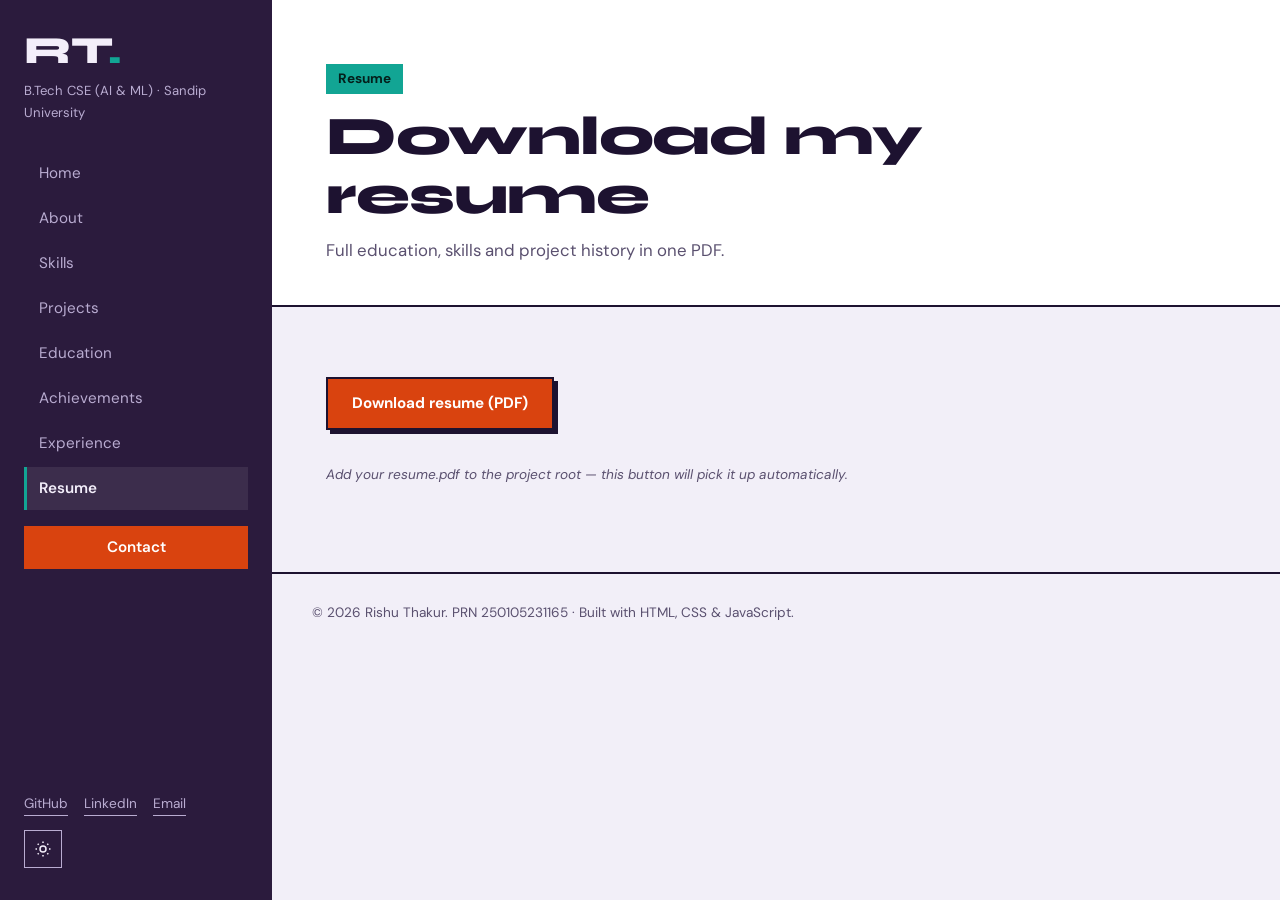
<file: resume.html>
<!DOCTYPE html>
<html lang="en">
<head>
<meta charset="UTF-8">
<meta name="viewport" content="width=device-width, initial-scale=1.0">
<title>Resume — Rishu Thakur</title>
<meta name="description" content="Download Rishu Thakur's resume.">
<link rel="preconnect" href="https://fonts.googleapis.com">
<link rel="preconnect" href="https://fonts.gstatic.com" crossorigin>
<link href="https://fonts.googleapis.com/css2?family=Syne:wght@700;800&family=DM+Sans:wght@400;500;700&display=swap" rel="stylesheet">
<link rel="stylesheet" href="style.css">
</head>
<body>

<div class="noise-bg" aria-hidden="true"></div>
<header class="nav-wrap">
  <nav class="nav" aria-label="Primary">
    <a href="index.html" class="nav-brand">RT<span class="dot">.</span></a>
    <span class="brand-sub">B.Tech CSE (AI &amp; ML) · Sandip University</span>
    <button class="nav-toggle" id="navToggle" aria-label="Toggle menu" aria-expanded="false">
      <span></span><span></span><span></span>
    </button>
    <ul class="nav-links" id="navLinks">
      <li><a href="index.html">Home</a></li>
      <li><a href="about.html">About</a></li>
      <li><a href="skills.html">Skills</a></li>
      <li><a href="projects.html">Projects</a></li>
      <li><a href="education.html">Education</a></li>
      <li><a href="achievements.html">Achievements</a></li>
      <li><a href="experience.html">Experience</a></li>
      <li><a href="resume.html" class="is-current">Resume</a></li>
      <li><a href="contact.html" class="nav-cta">Contact</a></li>
    </ul>
    <div class="side-links"><a href="https://github.com/rishuthakur13" target="_blank" rel="noopener">GitHub</a><a href="https://www.linkedin.com/in/rishu-thakur-3899b743a" target="_blank" rel="noopener">LinkedIn</a><a href="mailto:travindra710@gmail.com">Email</a></div>
    <button class="theme-toggle" id="themeToggle" aria-label="Toggle dark mode">
      <svg class="icon-sun" width="18" height="18" viewBox="0 0 24 24" fill="none" stroke="currentColor" stroke-width="2"><circle cx="12" cy="12" r="4"/><path d="M12 2v2M12 20v2M4.9 4.9l1.4 1.4M17.7 17.7l1.4 1.4M2 12h2M20 12h2M4.9 19.1l1.4-1.4M17.7 6.3l1.4-1.4"/></svg>
      <svg class="icon-moon" width="18" height="18" viewBox="0 0 24 24" fill="none" stroke="currentColor" stroke-width="2"><path d="M21 12.8A9 9 0 1111.2 3 7 7 0 0021 12.8z"/></svg>
    </button>
  </nav>
</header>

<main>
  <section class="page-header">
    <div class="section-inner">
      <p class="eyebrow">Resume</p>
      <h1>Download my resume</h1>
      <p class="page-desc">Full education, skills and project history in one PDF.</p>
    </div>
  </section>
  <section class="section resume-section">
    <div class="section-inner resume-inner">
      <a href="./resume.pdf" class="btn btn-primary" download>Download resume (PDF)</a>
      <p class="skills-note">Add your resume.pdf to the project root — this button will pick it up automatically.</p>
    </div>
  </section>

</main>

<footer class="site-footer">
  <p>&copy; <span id="year"></span> Rishu Thakur. PRN 250105231165 · Built with HTML, CSS &amp; JavaScript.</p>
</footer>

<script src="script.js"></script>
</body>
</html>
</file>
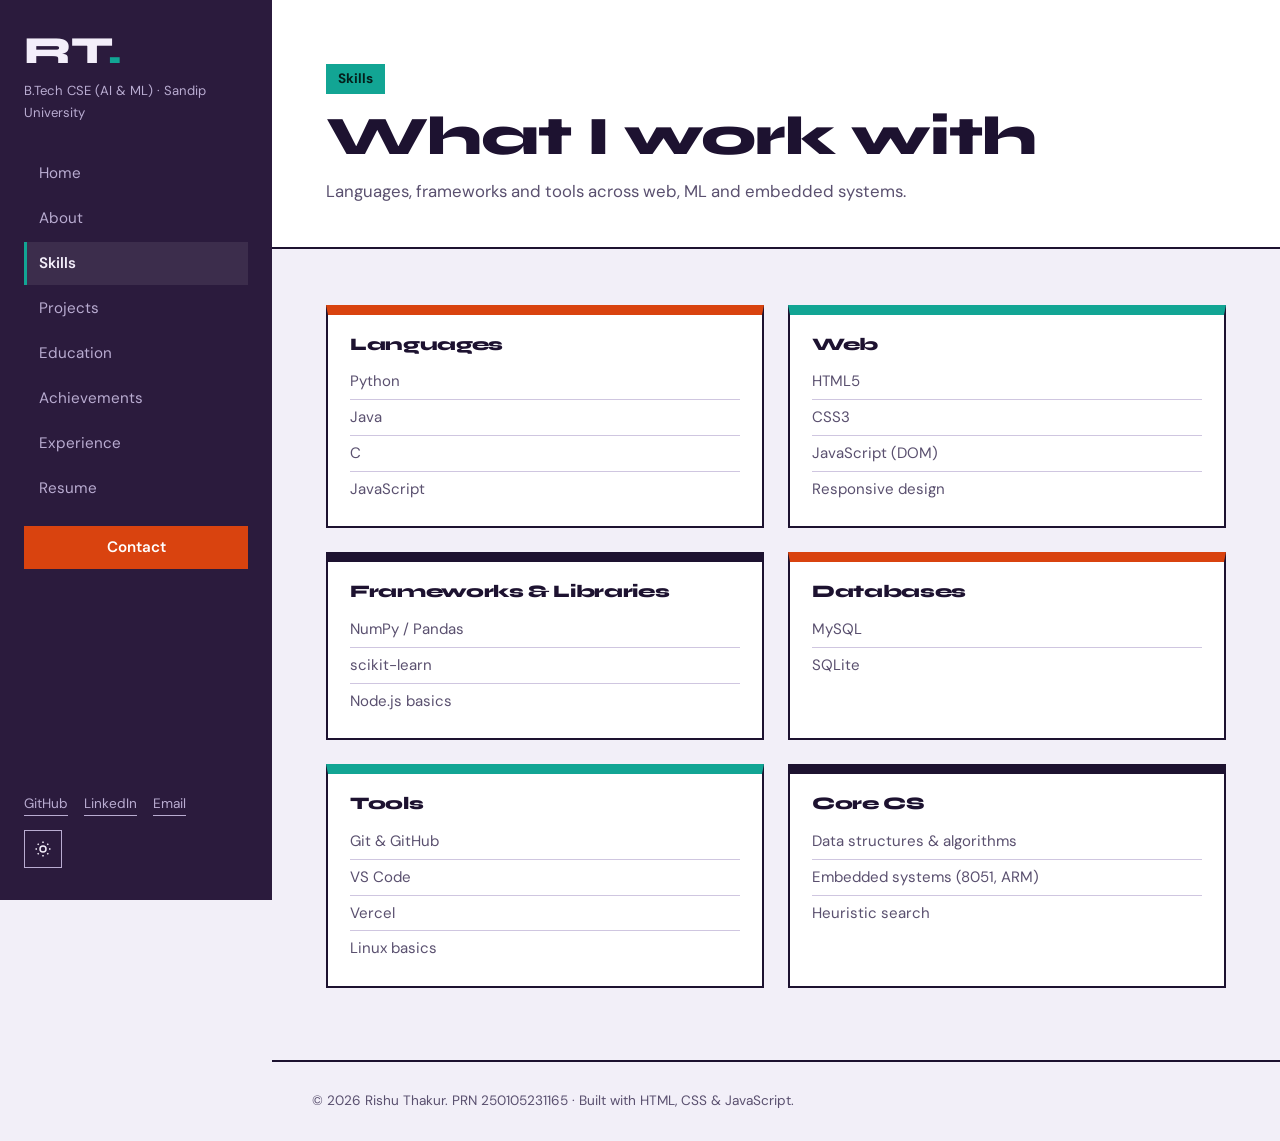
<file: skills.html>
<!DOCTYPE html>
<html lang="en">
<head>
<meta charset="UTF-8">
<meta name="viewport" content="width=device-width, initial-scale=1.0">
<title>Skills — Rishu Thakur</title>
<meta name="description" content="Technical skills — languages, web technologies, frameworks, databases and tools.">
<link rel="preconnect" href="https://fonts.googleapis.com">
<link rel="preconnect" href="https://fonts.gstatic.com" crossorigin>
<link href="https://fonts.googleapis.com/css2?family=Syne:wght@700;800&family=DM+Sans:wght@400;500;700&display=swap" rel="stylesheet">
<link rel="stylesheet" href="style.css">
</head>
<body>

<div class="noise-bg" aria-hidden="true"></div>
<header class="nav-wrap">
  <nav class="nav" aria-label="Primary">
    <a href="index.html" class="nav-brand">RT<span class="dot">.</span></a>
    <span class="brand-sub">B.Tech CSE (AI &amp; ML) · Sandip University</span>
    <button class="nav-toggle" id="navToggle" aria-label="Toggle menu" aria-expanded="false">
      <span></span><span></span><span></span>
    </button>
    <ul class="nav-links" id="navLinks">
      <li><a href="index.html">Home</a></li>
      <li><a href="about.html">About</a></li>
      <li><a href="skills.html" class="is-current">Skills</a></li>
      <li><a href="projects.html">Projects</a></li>
      <li><a href="education.html">Education</a></li>
      <li><a href="achievements.html">Achievements</a></li>
      <li><a href="experience.html">Experience</a></li>
      <li><a href="resume.html">Resume</a></li>
      <li><a href="contact.html" class="nav-cta">Contact</a></li>
    </ul>
    <div class="side-links"><a href="https://github.com/rishuthakur13" target="_blank" rel="noopener">GitHub</a><a href="https://www.linkedin.com/in/rishu-thakur-3899b743a" target="_blank" rel="noopener">LinkedIn</a><a href="mailto:travindra710@gmail.com">Email</a></div>
    <button class="theme-toggle" id="themeToggle" aria-label="Toggle dark mode">
      <svg class="icon-sun" width="18" height="18" viewBox="0 0 24 24" fill="none" stroke="currentColor" stroke-width="2"><circle cx="12" cy="12" r="4"/><path d="M12 2v2M12 20v2M4.9 4.9l1.4 1.4M17.7 17.7l1.4 1.4M2 12h2M20 12h2M4.9 19.1l1.4-1.4M17.7 6.3l1.4-1.4"/></svg>
      <svg class="icon-moon" width="18" height="18" viewBox="0 0 24 24" fill="none" stroke="currentColor" stroke-width="2"><path d="M21 12.8A9 9 0 1111.2 3 7 7 0 0021 12.8z"/></svg>
    </button>
  </nav>
</header>

<main>
  <section class="page-header">
    <div class="section-inner">
      <p class="eyebrow">Skills</p>
      <h1>What I work with</h1>
      <p class="page-desc">Languages, frameworks and tools across web, ML and embedded systems.</p>
    </div>
  </section>
  <section class="section">
    <div class="section-inner">
      <div class="skills-grid">
        <div class="skill-card">
          <h3>Languages</h3>
          <ul><li>Python</li><li>Java</li><li>C</li><li>JavaScript</li></ul>
        </div>
        <div class="skill-card">
          <h3>Web</h3>
          <ul><li>HTML5</li><li>CSS3</li><li>JavaScript (DOM)</li><li>Responsive design</li></ul>
        </div>
        <div class="skill-card">
          <h3>Frameworks &amp; Libraries</h3>
          <ul><li>NumPy / Pandas</li><li>scikit-learn</li><li>Node.js basics</li></ul>
        </div>
        <div class="skill-card">
          <h3>Databases</h3>
          <ul><li>MySQL</li><li>SQLite</li></ul>
        </div>
        <div class="skill-card">
          <h3>Tools</h3>
          <ul><li>Git &amp; GitHub</li><li>VS Code</li><li>Vercel</li><li>Linux basics</li></ul>
        </div>
        <div class="skill-card">
          <h3>Core CS</h3>
          <ul><li>Data structures &amp; algorithms</li><li>Embedded systems (8051, ARM)</li><li>Heuristic search</li></ul>
        </div>
      </div>
    </div>
  </section>

</main>

<footer class="site-footer">
  <p>&copy; <span id="year"></span> Rishu Thakur. PRN 250105231165 · Built with HTML, CSS &amp; JavaScript.</p>
</footer>

<script src="script.js"></script>
</body>
</html>
</file>
<file: style.css>
/* ===== Tokens: plum sidebar, hard-edged blocks, tangerine + teal ===== */
:root{
  --bg:#F2EFF8; --bg-alt:#E7E1F1; --surface:#FFFFFF;
  --text:#1D1230; --text-muted:#5A506F; --ink:#1D1230; --line:#CFC6E0;
  --accent:#D9430F; --accent-2:#12A594; --accent-soft:#FFE3D8;
  --side:#2B1B3D; --side-text:#F3EEFA; --side-muted:#B9ACD1;
  --side-w:272px; --max:980px;
  --font-head:'Syne','Segoe UI',sans-serif; --font-body:'DM Sans','Segoe UI',system-ui,sans-serif;
}
:root[data-theme="dark"]{
  --bg:#150E22; --bg-alt:#1B1230; --surface:#221838;
  --text:#F3EEFA; --text-muted:#B3A8C9; --ink:#F3EEFA; --line:#3A2D55;
  --accent:#FF7A45; --accent-2:#3CD1BE; --accent-soft:#3A2233; --side:#0E0817;
}
*{box-sizing:border-box}
html{scroll-behavior:smooth}
body{margin:0;background:var(--bg);color:var(--text);font-family:var(--font-body);line-height:1.65;padding-left:var(--side-w)}
h1,h2,h3{font-family:var(--font-head);font-weight:800;margin:0 0 .4em;line-height:1.08;letter-spacing:-.02em}
p{margin:0 0 1em;color:var(--text-muted)}
a{color:inherit;text-decoration:none}
ul{margin:0;padding:0;list-style:none}
img,svg{display:block;max-width:100%}
:focus-visible{outline:3px solid var(--accent-2);outline-offset:3px}
.noise-bg{display:none}
.section-inner{max-width:var(--max);margin:0 auto;padding:0 40px}
.section{padding:72px 0}
.section-alt{background:var(--bg-alt);border-top:2px solid var(--ink);border-bottom:2px solid var(--ink)}

/* ===== Sidebar navigation ===== */
.nav-wrap{position:fixed;inset:0 auto 0 0;width:var(--side-w);background:var(--side);color:var(--side-text);z-index:50;overflow-y:auto}
.nav{display:flex;flex-direction:column;min-height:100%;padding:32px 24px;gap:0}
.nav-brand{font-family:var(--font-head);font-weight:800;font-size:2.4rem;line-height:1;color:var(--side-text)}
.nav-brand .dot{color:var(--accent-2)}
.brand-sub{display:block;font-size:.82rem;color:var(--side-muted);margin:10px 0 28px}
.nav-links{display:flex;flex-direction:column;gap:2px;flex:1}
.nav-links a{display:block;padding:9px 12px;color:var(--side-muted);font-size:.95rem;border-left:3px solid transparent}
.nav-links a:hover{color:var(--side-text);background:rgba(255,255,255,.06)}
.nav-links a.is-current{color:var(--side-text);border-left-color:var(--accent-2);background:rgba(255,255,255,.08);font-weight:600}
.nav-links a.nav-cta,.nav-cta{margin-top:14px;background:var(--accent);color:#fff!important;text-align:center;border:0;font-weight:600}
.nav-links a.nav-cta.is-current{background:var(--accent);border-left-color:transparent}
.side-links{display:flex;gap:16px;margin:24px 0 14px;font-size:.85rem}
.side-links a{color:var(--side-muted);border-bottom:1px solid var(--side-muted)}
.side-links a:hover{color:var(--side-text)}
.theme-toggle{align-self:flex-start;background:transparent;border:1px solid var(--side-muted);color:var(--side-text);width:38px;height:38px;display:flex;align-items:center;justify-content:center;cursor:pointer}
.icon-moon{display:none}
:root[data-theme="dark"] .icon-sun{display:none}
:root[data-theme="dark"] .icon-moon{display:block}
.nav-toggle{display:none;background:none;border:0;cursor:pointer;flex-direction:column;gap:5px;padding:6px;position:absolute;right:16px;top:16px}
.nav-toggle span{width:24px;height:2px;background:var(--side-text);display:block}

/* ===== Buttons ===== */
.btn{display:inline-block;padding:12px 24px;font-weight:700;font-size:.95rem;border:2px solid var(--ink);background:var(--surface);color:var(--text);box-shadow:4px 4px 0 var(--ink);transition:transform .12s,box-shadow .12s;cursor:pointer}
.btn:hover{transform:translate(2px,2px);box-shadow:2px 2px 0 var(--ink)}
.btn-primary{background:var(--accent);color:#fff;border-color:var(--ink)}
.btn-ghost{background:var(--surface)}

/* ===== Hero ===== */
.hero{padding:88px 40px 72px;max-width:calc(var(--max) + 80px);margin:0 auto}
.hero-grid{display:grid;grid-template-columns:1.2fr .8fr;gap:40px;align-items:center}
.eyebrow{display:inline-block;background:var(--accent-2);color:#04201C;font-weight:700;font-size:.85rem;padding:4px 12px;margin-bottom:18px}
.hero h1{font-size:clamp(3rem,7vw,5.6rem);font-weight:800;line-height:.95;margin-bottom:.3em}
.hero-tag{font-size:1.25rem;color:var(--text);font-weight:600;margin-bottom:.6em;font-family:var(--font-head)}
.hero-desc{max-width:46ch}
.hero-cta{display:flex;gap:16px;margin-top:1.8em;flex-wrap:wrap}
.hero-visual{display:flex;justify-content:center;border:2px solid var(--ink);background:var(--surface);box-shadow:8px 8px 0 var(--accent-2);padding:20px}
.node-graph{width:100%;height:auto;color:var(--ink)}
.node-graph .node-accent{color:var(--accent);fill:var(--accent)}

/* ===== Page header ===== */
.page-header{padding:64px 0 24px;border-bottom:2px solid var(--ink);background:var(--surface)}
.page-header h1{font-size:clamp(2.2rem,4.5vw,3.4rem);margin-bottom:.2em}
.page-header .eyebrow{margin-bottom:14px}
.page-desc{max-width:56ch;font-size:1.05rem}
.page-header + .section{padding-top:56px}

/* ===== Quick links ===== */
.quicklinks-grid{display:grid;grid-template-columns:repeat(3,1fr);gap:24px}
.quicklink{background:var(--surface);border:2px solid var(--ink);padding:22px;box-shadow:5px 5px 0 var(--accent);transition:transform .12s,box-shadow .12s}
.quicklink:hover{transform:translate(3px,3px);box-shadow:2px 2px 0 var(--accent)}
.quicklink h3{font-size:1.1rem}
.quicklink p{font-size:.88rem;margin:0}

/* ===== Python demo status ===== */
.py-status{display:flex;align-items:center;gap:10px;background:var(--accent-soft);border:2px solid var(--ink);padding:10px 16px;margin-top:18px;font-size:.88rem;color:var(--text);max-width:fit-content}
.py-spinner{width:14px;height:14px;border-radius:50%;border:2px solid var(--accent);border-top-color:transparent;animation:py-spin .8s linear infinite;flex-shrink:0}
.py-status.py-ready .py-spinner{animation:none;border:0;background:var(--accent-2);width:9px;height:9px}
.py-status.py-error{background:rgba(226,80,74,.15)}
.py-status.py-error .py-spinner{display:none}
@keyframes py-spin{to{transform:rotate(360deg)}}
.py-tag{font-size:.68rem;font-weight:700;background:var(--ink);color:var(--bg);padding:2px 7px;margin-left:6px;vertical-align:middle}

/* ===== Live app demo ===== */
.app-layout{display:grid;grid-template-columns:360px 1fr;gap:32px;align-items:start}
.app-form{background:var(--surface);border:2px solid var(--ink);box-shadow:6px 6px 0 var(--accent-2);padding:22px;display:flex;flex-direction:column;gap:10px;position:sticky;top:24px}
.app-form h2{font-size:1.1rem}
.app-form label{font-size:.82rem;color:var(--text-muted);margin-top:6px}
.field-hint{font-weight:400;font-style:italic}
.app-form input,.app-form select,.search-input{background:var(--bg);border:2px solid var(--ink);padding:10px 12px;font-family:var(--font-body);color:var(--text);font-size:.9rem}
.app-form input:focus,.app-form select:focus{outline:3px solid var(--accent-2);outline-offset:0}
.form-row-2{display:grid;grid-template-columns:1fr 1fr;gap:10px}
.suggestion-box{background:var(--accent-soft);border:2px dashed var(--ink);padding:10px 14px;display:flex;flex-direction:column;gap:2px;margin-top:4px}
.suggestion-box .fact-value{color:var(--accent)}
.app-list-head{display:flex;justify-content:space-between;align-items:center;gap:16px;flex-wrap:wrap;margin-bottom:14px}
.app-list-head h2{margin:0;font-size:1.1rem}
.search-input{min-width:200px}
.table-wrap{background:var(--surface);border:2px solid var(--ink);overflow:auto}
.patient-table{width:100%;border-collapse:collapse;font-size:.86rem}
.patient-table th{text-align:left;padding:12px 14px;background:var(--ink);color:var(--bg);font-weight:700;font-size:.8rem}
.patient-table td{padding:12px 14px;border-top:1px solid var(--line)}
.badge{background:var(--accent-soft);color:var(--accent);border:1px solid var(--accent);padding:2px 10px;font-size:.78rem;font-weight:700}
.row-delete{background:none;border:0;color:var(--text-muted);cursor:pointer;font-size:.95rem}
.row-delete:hover{color:#E2504A}
.empty-note{padding:24px;text-align:center;color:var(--text-muted);font-size:.9rem;margin:0}
.knowledge-details{margin-top:40px;background:var(--surface);border:2px solid var(--ink);padding:18px 22px}
.knowledge-details summary{cursor:pointer;font-weight:700}
.knowledge-details .feature-list{margin-top:12px}

/* ===== Project detail page ===== */
.back-link{display:inline-block;font-size:.88rem;color:var(--text-muted);margin-bottom:18px;border-bottom:1px solid currentColor}
.back-link:hover{color:var(--accent)}
.detail-cta{display:flex;align-items:center;gap:16px;flex-wrap:wrap;margin-top:1.4em}
.detail-note{font-size:.82rem;color:var(--text-muted);font-style:italic}
.detail-grid{display:grid;grid-template-columns:1fr 260px;gap:48px;align-items:start}
.detail-grid h2{font-size:1.3rem;margin-top:2em}
.detail-grid h2:first-child{margin-top:0}
.feature-list{display:flex;flex-direction:column;gap:8px}
.feature-list li{color:var(--text-muted);font-size:.95rem;padding-left:22px;position:relative}
.feature-list li::before{content:"";position:absolute;left:0;top:.6em;width:10px;height:10px;background:var(--accent)}
.feature-list strong{color:var(--text)}
.chip-row-inline{display:flex;flex-wrap:wrap;gap:8px}
.code-block{background:#1D1230;color:#F3EEFA;border:2px solid var(--ink);padding:18px 20px;overflow-x:auto;font-family:'JetBrains Mono','Fira Code',monospace;font-size:.82rem;line-height:1.55}
.detail-grid code{font-family:'JetBrains Mono','Fira Code',monospace;background:var(--bg-alt);padding:2px 6px;font-size:.85em}
.code-block code{background:none;padding:0;color:inherit}
.run-steps{margin:0;padding-left:20px;color:var(--text-muted);display:flex;flex-direction:column;gap:6px}
.detail-side{display:grid;gap:14px;position:sticky;top:24px}

/* ===== About ===== */
.about-grid{display:grid;grid-template-columns:1.3fr 1fr;gap:48px;align-items:start}
.about-facts{display:grid;gap:14px}
.fact{background:var(--surface);border:2px solid var(--ink);padding:14px 18px;display:flex;flex-direction:column;gap:2px}
.fact:nth-child(odd){box-shadow:4px 4px 0 var(--accent-2)}
.fact:nth-child(even){box-shadow:4px 4px 0 var(--accent)}
.fact-label{font-size:.8rem;color:var(--text-muted)}
.fact-value{font-weight:700}

/* ===== Skills ===== */
.skills-grid{display:grid;grid-template-columns:repeat(2,1fr);gap:24px}
.skill-card{background:var(--surface);border:2px solid var(--ink);border-top:10px solid var(--accent);padding:20px 22px}
.skill-card:nth-child(3n+2){border-top-color:var(--accent-2)}
.skill-card:nth-child(3n){border-top-color:var(--ink)}
.skill-card h3{font-size:1.1rem;margin-bottom:.6em}
.skill-card li{color:var(--text-muted);padding:5px 0;font-size:.94rem;border-top:1px solid var(--line)}
.skill-card li:first-child{border-top:0}
.skills-note{margin-top:20px;font-size:.85rem;font-style:italic}

/* ===== Projects ===== */
.section-head{display:flex;justify-content:space-between;align-items:center;flex-wrap:wrap;gap:16px}
.filter-bar{display:flex;gap:8px;flex-wrap:wrap}
.filter-btn{background:var(--surface);border:2px solid var(--ink);padding:6px 16px;font-size:.85rem;font-weight:600;cursor:pointer;color:var(--text);font-family:var(--font-body)}
.filter-btn.is-active{background:var(--ink);color:var(--bg)}
.project-grid{display:grid;grid-template-columns:1fr;gap:28px;margin-top:30px}
.project-card{background:var(--surface);border:2px solid var(--ink);box-shadow:7px 7px 0 var(--accent-2);display:grid;grid-template-columns:200px 1fr}
.project-thumb{background:var(--accent-soft);border-right:2px solid var(--ink);padding:20px;color:var(--ink);display:flex;align-items:center}
.project-thumb .thumb-accent{color:var(--accent);fill:var(--accent)}
.project-body{padding:22px;display:flex;flex-direction:column;gap:8px}
.project-body h3{font-size:1.2rem}
.project-body p{font-size:.94rem;flex:1}
.project-tech{display:flex;flex-wrap:wrap;gap:6px}
.project-tech li{font-size:.76rem;border:1px solid var(--ink);padding:2px 10px;color:var(--text)}
.project-links{display:flex;gap:18px;margin-top:6px}
.proj-link{font-size:.88rem;font-weight:700;color:var(--accent);border-bottom:2px solid currentColor}
.proj-link-muted{color:var(--text-muted)}
.project-card.is-hidden{display:none}

/* ===== Timeline ===== */
.timeline{border-left:4px solid var(--ink);padding-left:28px}
.timeline-item{position:relative;padding-bottom:4px}
.timeline-marker{position:absolute;left:-38px;top:6px;width:14px;height:14px;background:var(--accent);border:2px solid var(--ink)}
.timeline-meta{color:var(--accent);font-size:.88rem;font-weight:700;margin-bottom:.6em}

/* ===== Achievements / Experience ===== */
.chip-row{display:flex;flex-wrap:wrap;gap:12px}
.chip{background:var(--surface);border:2px dashed var(--ink);padding:10px 18px;font-size:.9rem;color:var(--text-muted)}
.empty-state{background:var(--surface);border:2px dashed var(--ink);padding:28px}
.resume-inner{text-align:left}
.resume-inner .btn{margin:14px 0}

/* ===== Contact ===== */
.contact-grid{display:grid;grid-template-columns:1fr 1.2fr;gap:40px;align-items:start}
.contact-links{display:flex;flex-direction:column;gap:16px}
.contact-link{background:var(--surface);border:2px solid var(--ink);padding:16px 18px;display:flex;justify-content:space-between;gap:12px;font-size:.92rem;flex-wrap:wrap;box-shadow:4px 4px 0 var(--accent);transition:transform .12s,box-shadow .12s}
.contact-link:hover{transform:translate(2px,2px);box-shadow:2px 2px 0 var(--accent)}
.contact-link span:first-child{color:var(--text-muted)}
.contact-value{font-weight:700;overflow-wrap:anywhere}
.contact-container{background:var(--surface);border:2px solid var(--ink);box-shadow:6px 6px 0 var(--accent-2);padding:28px}
.contact-container h2{font-size:1.4rem;margin-bottom:20px}
.form-group{margin-bottom:18px}
.form-group label{display:block;margin-bottom:6px;font-size:.85rem;font-weight:700;color:var(--text)}
.form-group input,.form-group textarea{width:100%;padding:12px;border:2px solid var(--ink);font:inherit;font-size:.95rem;color:var(--text);background:var(--bg)}
.form-group input:focus,.form-group textarea:focus{outline:3px solid var(--accent-2);outline-offset:0}
.contact-container .btn-primary{width:100%}
.form-note{margin:12px 0 0;font-size:.85rem;color:var(--accent);min-height:1.2em}

/* ===== Footer ===== */
.site-footer{padding:28px 40px;border-top:2px solid var(--ink);color:var(--text-muted);font-size:.85rem}
.site-footer p{margin:0}

/* ===== Responsive ===== */
@media (max-width:1000px){
  body{padding-left:0}
  .nav-wrap{position:sticky;top:0;inset:auto;width:100%;height:auto;overflow:visible}
  .nav{flex-direction:row;align-items:center;min-height:0;padding:14px 20px;gap:14px}
  .nav-brand{font-size:1.5rem}
  .brand-sub,.side-links{display:none}
  .theme-toggle{margin-left:auto;margin-right:44px}
  .nav-toggle{display:flex;top:50%;transform:translateY(-50%)}
  .nav-links{position:absolute;top:100%;left:0;right:0;background:var(--side);padding:12px 20px 20px;display:none}
  .nav-links.is-open{display:flex}
  .hero-grid,.about-grid,.contact-grid,.detail-grid,.app-layout{grid-template-columns:1fr}
  .hero-visual{order:-1;max-width:260px;margin:0 auto}
  .quicklinks-grid{grid-template-columns:repeat(2,1fr)}
  .app-form,.detail-side{position:static}
}
@media (max-width:620px){
  .section-inner{padding:0 20px}.hero{padding:48px 20px}.site-footer{padding:24px 20px}
  .skills-grid,.quicklinks-grid{grid-template-columns:1fr}
  .project-card{grid-template-columns:1fr}
  .project-thumb{border-right:0;border-bottom:2px solid var(--ink);max-height:150px}
  .form-row-2{grid-template-columns:1fr}
}
@media (prefers-reduced-motion:reduce){html{scroll-behavior:auto}.btn,.quicklink,.contact-link{transition:none}.py-spinner{animation:none}}
</file>
